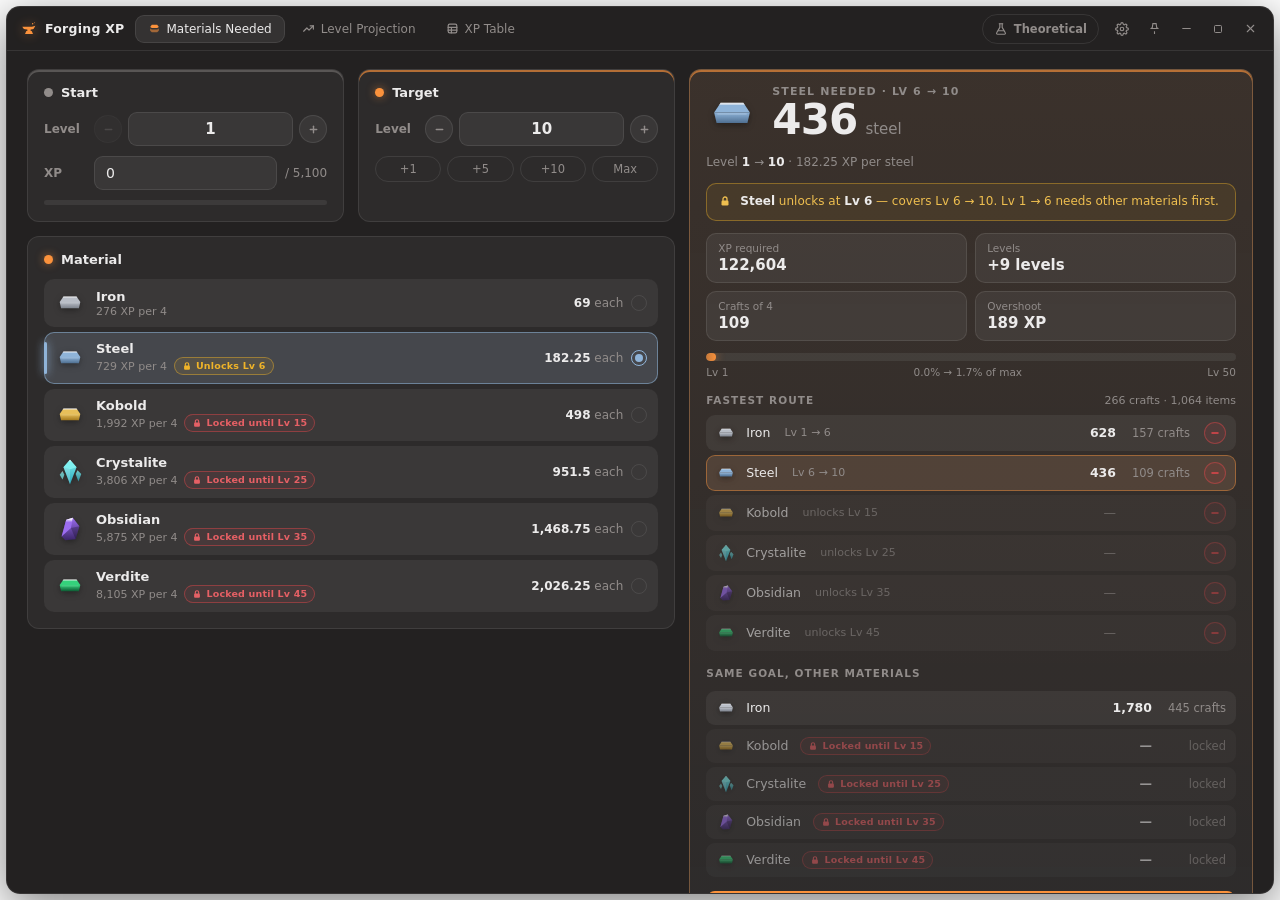
<file: desktop/ui/index.html>
<!DOCTYPE html>
<html lang="en">
<head>
<meta charset="UTF-8">
<meta name="viewport" content="width=device-width, initial-scale=1.0">
<title>Forging XP</title>
<link rel="stylesheet" href="style.css">
</head>
<body class="theme-dark">
<div id="app" class="app">
  <div class="forge-glow" aria-hidden="true"></div>
  <div class="app-content">

  <!-- ======= Titlebar ======= -->
  <header id="titlebar" class="titlebar">
    <div class="tb-left">
      <span class="tb-logo">
        <svg viewBox="0 0 24 24" width="16" height="16" fill="currentColor"><path d="M2 8.5h14.5l5-1.5-2.2 4.2c-.4.7-1.1 1.1-1.9 1.2l-2.9.4V15H9.5v-2.2L6 12.3C4.2 12 2.8 10.6 2.3 8.9L2 8.5z"/><path d="M8 15h8l2 4.5H6z"/><circle cx="17.5" cy="4" r="1.1"/><circle cx="20.5" cy="2.6" r=".7"/></svg>
      </span>
      <span class="tb-title">Forging XP</span>
    </div>
    <nav id="tabbar" class="tabbar">
      <button class="tab" data-tab="needed" title="How much material to reach a level (Ctrl+1)">
        <svg viewBox="0 0 24 24" width="13" height="13" fill="currentColor"><path d="M4 9l3-4h10l3 4-3 2H7z"/><path d="M4 12l3 2h10l3-2v4l-3 3H7l-3-3z" opacity=".55"/></svg>
        <span>Materials Needed</span>
      </button>
      <button class="tab" data-tab="proj" title="How far your materials will take you (Ctrl+2)">
        <svg viewBox="0 0 24 24" width="13" height="13" fill="none" stroke="currentColor" stroke-width="2.2" stroke-linecap="round" stroke-linejoin="round"><path d="M3 17l6-6 4 4 8-8"/><path d="M15 7h6v6"/></svg>
        <span>Level Projection</span>
      </button>
      <button class="tab" data-tab="table" title="Full XP curve (Ctrl+3)">
        <svg viewBox="0 0 24 24" width="13" height="13" fill="none" stroke="currentColor" stroke-width="2.2" stroke-linecap="round"><rect x="4" y="4" width="16" height="16" rx="3"/><path d="M4 10h16M4 15h16M10 10v10"/></svg>
        <span>XP Table</span>
      </button>
    </nav>
    <div class="tb-right">
      <button id="btn-theo" class="theo-toggle" aria-pressed="false" title="Theoretical mode: lift the Lv 50 cap so the XP formula keeps going. Resets every launch."><svg viewBox="0 0 24 24" width="14" height="14" fill="none" stroke="currentColor" stroke-width="2" stroke-linecap="round" stroke-linejoin="round"><path d="M9 3h6"/><path d="M10 3v6.2L4.6 18.4A1.7 1.7 0 0 0 6.1 21h11.8a1.7 1.7 0 0 0 1.5-2.6L14 9.2V3"/><path d="M7.5 15h9"/></svg><span class="tt-label">Theoretical</span></button>
      <button id="btn-settings" class="tb-btn" title="Settings (Ctrl+,)">
        <svg viewBox="0 0 24 24" width="14" height="14" fill="none" stroke="currentColor" stroke-width="2"><circle cx="12" cy="12" r="3"/><path d="M19.4 15a1.7 1.7 0 0 0 .34 1.87l.06.06a2 2 0 1 1-2.83 2.83l-.06-.06a1.7 1.7 0 0 0-1.87-.34 1.7 1.7 0 0 0-1 1.55V21a2 2 0 1 1-4 0v-.09a1.7 1.7 0 0 0-1-1.55 1.7 1.7 0 0 0-1.87.34l-.06.06a2 2 0 1 1-2.83-2.83l.06-.06a1.7 1.7 0 0 0 .34-1.87 1.7 1.7 0 0 0-1.55-1H3a2 2 0 1 1 0-4h.09a1.7 1.7 0 0 0 1.55-1 1.7 1.7 0 0 0-.34-1.87l-.06-.06a2 2 0 1 1 2.83-2.83l.06.06a1.7 1.7 0 0 0 1.87.34h.01a1.7 1.7 0 0 0 1-1.55V3a2 2 0 1 1 4 0v.09a1.7 1.7 0 0 0 1 1.55 1.7 1.7 0 0 0 1.87-.34l.06-.06a2 2 0 1 1 2.83 2.83l-.06.06a1.7 1.7 0 0 0-.34 1.87v.01a1.7 1.7 0 0 0 1.55 1H21a2 2 0 1 1 0 4h-.09a1.7 1.7 0 0 0-1.55 1z"/></svg>
      </button>
      <button id="btn-pin" class="tb-btn" title="Always on top">
        <svg viewBox="0 0 24 24" width="13" height="13" fill="none" stroke="currentColor" stroke-width="2"><path d="M12 17v5"/><path d="M9 3h6l1 7 2 2H6l2-2 1-7z"/></svg>
      </button>
      <button id="btn-min" class="tb-btn" title="Minimize"><svg viewBox="0 0 24 24" width="13" height="13"><line x1="5" y1="12" x2="19" y2="12" stroke="currentColor" stroke-width="2" stroke-linecap="round"/></svg></button>
      <button id="btn-max" class="tb-btn" title="Maximize"><svg viewBox="0 0 24 24" width="12" height="12"><rect x="5" y="5" width="14" height="14" rx="2" fill="none" stroke="currentColor" stroke-width="2"/></svg></button>
      <button id="btn-close" class="tb-btn tb-close" title="Close"><svg viewBox="0 0 24 24" width="13" height="13"><line x1="6" y1="6" x2="18" y2="18" stroke="currentColor" stroke-width="2" stroke-linecap="round"/><line x1="18" y1="6" x2="6" y2="18" stroke="currentColor" stroke-width="2" stroke-linecap="round"/></svg></button>
    </div>
  </header>

  <!-- ======= Materials Needed ======= -->
  <main id="view-needed" class="view">
    <div class="page">
      <div class="split">
        <div class="col">
          <div class="pair">
            <section class="card edge-start">
              <div class="card-title"><span class="dot dim"></span>Start</div>
              <div class="field"><span>Level</span><div class="num" data-bind="need.lv"></div></div>
              <div class="field"><span>XP</span>
                <div class="xpwrap"><input id="need-xp" class="inp" type="text" inputmode="numeric" autocomplete="off" spellcheck="false"><span class="of" id="need-xp-of">/ 5,100</span></div>
              </div>
              <div class="bar"><i id="need-xp-bar"></i></div>
            </section>
            <section class="card edge-target">
              <div class="card-title"><span class="dot"></span>Target</div>
              <div class="field"><span>Level</span><div class="num" data-bind="need.target"></div></div>
              <div class="quick">
                <button class="qchip" data-add="1">+1</button>
                <button class="qchip" data-add="5">+5</button>
                <button class="qchip" data-add="10">+10</button>
                <button class="qchip" data-add="max">Max</button>
              </div>
            </section>
          </div>
          <section class="card">
            <div class="card-title"><span class="dot"></span>Material</div>
            <div class="mat-list" id="need-mats"></div>
          </section>
        </div>

        <aside class="col">
          <section class="card result" id="need-result">
            <div class="res-head">
              <div class="res-icon" id="need-res-icon"></div>
              <div class="res-text">
                <div class="res-label" id="need-res-label">Steel needed</div>
                <div class="res-big"><span id="need-count">0</span><em id="need-unit">steel</em></div>
              </div>
            </div>
            <div class="res-sub" id="need-sub"></div>
            <div class="banner hidden" id="need-banner"></div>
            <div class="stats">
              <div class="stat"><span>XP required</span><b id="need-st-xp">0</b></div>
              <div class="stat"><span>Levels</span><b id="need-st-lv">1 → 10</b></div>
              <div class="stat"><span>Crafts of 4</span><b id="need-st-crafts">0</b></div>
              <div class="stat"><span>Overshoot</span><b id="need-st-over">0</b></div>
            </div>
            <div class="journey" id="need-journey"><div class="j-track"><i class="j-done"></i><i class="j-go"></i></div><div class="j-labels"><span>1</span><span>50</span></div></div>
            <div class="route hidden" id="need-route">
              <h4 class="sub-h">Fastest route</h4>
              <div class="alt-list route-list"></div>
            </div>
            <h4 class="sub-h">Same goal, other materials</h4>
            <div class="alt-list" id="need-alt"></div>
            <button class="btn primary wide" id="need-calc">
              <svg viewBox="0 0 24 24" width="15" height="15" fill="currentColor"><path d="M14.5 3.5l6 6-2.5 2.5-1.6-1.6-7.9 7.9a2 2 0 0 1-2.8 0l-.1-.1a2 2 0 0 1 0-2.8l7.9-7.9L12 6z"/></svg>
              Strike the anvil
            </button>
          </section>
        </aside>
      </div>

      <section class="card breakdown">
        <button class="bd-toggle" id="need-bd-toggle">
          <svg class="chev" viewBox="0 0 24 24" width="13" height="13" fill="none" stroke="currentColor" stroke-width="2.4" stroke-linecap="round" stroke-linejoin="round"><path d="M9 6l6 6-6 6"/></svg>
          Level-by-level breakdown
        </button>
        <div class="bd-body hidden" id="need-bd"></div>
      </section>
    </div>
  </main>

  <!-- ======= Level Projection ======= -->
  <main id="view-proj" class="view hidden">
    <div class="page">
      <div class="split">
        <div class="col">
          <section class="card edge-start">
            <div class="card-title"><span class="dot dim"></span>Starting point</div>
            <div class="proj-start">
              <div class="field"><span>Level</span><div class="num" data-bind="proj.lv"></div></div>
              <div class="field"><span>XP</span>
                <div class="xpwrap"><input id="proj-xp" class="inp" type="text" inputmode="numeric" autocomplete="off" spellcheck="false"><span class="of" id="proj-xp-of">/ 5,100</span></div>
              </div>
            </div>
            <div class="bar"><i id="proj-xp-bar"></i></div>
          </section>
          <section class="card">
            <div class="card-title"><span class="dot"></span>Materials on hand
              <button class="mini-btn" id="proj-clear" title="Clear all counts">Clear</button>
            </div>
            <div class="inv-list" id="proj-mats"></div>
          </section>
        </div>

        <aside class="col">
          <section class="card result" id="proj-result">
            <div class="res-label">You'll reach</div>
            <div class="ring-row">
              <div class="ring">
                <svg viewBox="0 0 120 120"><circle class="ring-bg" cx="60" cy="60" r="52"/><circle class="ring-fg" id="proj-ring" cx="60" cy="60" r="52"/></svg>
                <div class="ring-in"><small>Level</small><b id="proj-lv">1</b></div>
              </div>
              <div class="ring-side">
                <div class="gain" id="proj-gain">+0 levels</div>
                <div class="res-sub" id="proj-into"></div>
              </div>
            </div>
            <div class="stats">
              <div class="stat"><span>XP gained</span><b id="proj-st-gain">0</b></div>
              <div class="stat"><span>Total XP</span><b id="proj-st-total">0</b></div>
            </div>
            <div class="mix" id="proj-mix"></div>
            <h4 class="sub-h" id="proj-next-h">To the next level</h4>
            <div class="alt-list" id="proj-next"></div>
            <button class="btn primary wide" id="proj-calc">
              <svg viewBox="0 0 24 24" width="15" height="15" fill="none" stroke="currentColor" stroke-width="2.4" stroke-linecap="round" stroke-linejoin="round"><path d="M3 17l6-6 4 4 8-8"/><path d="M15 7h6v6"/></svg>
              Forge it all
            </button>
          </section>
        </aside>
      </div>
    </div>
  </main>

  <!-- ======= XP Table ======= -->
  <main id="view-table" class="view hidden">
    <div class="page">
      <section class="card">
        <div class="card-title"><span class="dot"></span>Blacksmithing XP curve
          <span class="formula">XP(L) = 136L² + 1088L + 3876</span>
        </div>
        <p class="hint tbl-hint">Formula derived from in-game measurements of every level's max XP from Lv 1–25 (matches all of them exactly); higher levels follow the same formula.</p>
        <p class="hint tbl-hint">Click a row to set it as your <b>target</b> · Shift-click to set it as your <b>start</b>. Highlighted rows are your current range.</p>
        <div class="tbl-wrap"><table class="xp-table" id="xp-table"></table></div>
      </section>
    </div>
  </main>

  </div><!-- /app-content -->

  <!-- ======= Settings drawer ======= -->
  <div id="settings-scrim" class="scrim hidden"></div>
  <aside id="settings" class="settings hidden">
    <div class="settings-head">
      <h2>Settings</h2>
      <button id="settings-close" class="tb-btn" title="Close">
        <svg viewBox="0 0 24 24" width="13" height="13"><line x1="6" y1="6" x2="18" y2="18" stroke="currentColor" stroke-width="2" stroke-linecap="round"/><line x1="18" y1="6" x2="6" y2="18" stroke="currentColor" stroke-width="2" stroke-linecap="round"/></svg>
      </button>
    </div>
    <div class="settings-body">
      <section>
        <h3>Materials <small>unlock level · XP per 4 items</small></h3>
        <div id="set-mats" class="set-mats"></div>
        <div class="btn-row"><button id="btn-reset-mats" class="btn">Reset to defaults</button></div>
      </section>

      <section>
        <h3>Audio</h3>
        <label class="row"><span>Master volume</span><input id="set-volume" type="range" min="0" max="100"><span class="val" id="val-volume"></span></label>
        <label class="row"><span>UI volume</span><input id="set-vol-ui" type="range" min="0" max="100"><span class="val" id="val-vol-ui"></span></label>
        <label class="row"><span>Forge volume</span><input id="set-vol-forge" type="range" min="0" max="100"><span class="val" id="val-vol-forge"></span></label>
        <label class="row"><span>Mute</span><input id="set-mute" type="checkbox" class="switch"></label>
      </section>

      <section>
        <h3>Appearance</h3>
        <label class="row"><span>Theme</span>
          <div class="seg">
            <button id="theme-dark" class="seg-btn">Dark</button>
            <button id="theme-light" class="seg-btn">Light</button>
          </div>
        </label>
        <div class="row"><span>Accent</span>
          <div class="swatches" id="swatches"></div>
          <input id="set-accent" type="color">
        </div>
        <label class="row"><span>Brightness</span><input id="set-brightness" type="range" min="60" max="140"><span class="val" id="val-brightness"></span></label>
        <label class="row"><span>Panel opacity</span><input id="set-panel-opacity" type="range" min="30" max="100"><span class="val" id="val-panel-opacity"></span></label>
        <label class="row"><span>Window opacity</span><input id="set-window-opacity" type="range" min="30" max="100"><span class="val" id="val-window-opacity"></span></label>
        <label class="row"><span>UI scale</span><input id="set-zoom" type="range" min="80" max="130" step="5"><span class="val" id="val-zoom"></span></label>
        <label class="row"><span>Forge glow</span><input id="set-glow" type="checkbox" class="switch"></label>
        <label class="row"><span>Animations</span><input id="set-anim" type="checkbox" class="switch"></label>
      </section>

      <section>
        <h3>Window</h3>
        <label class="row"><span>Always on top</span><input id="set-pin" type="checkbox" class="switch"></label>
        <div class="btn-row">
          <button id="btn-fit" class="btn">Fit window to screen</button>
          <button id="btn-reset-all" class="btn">Reset all settings</button>
        </div>
      </section>

      <section>
        <h3>Updates</h3>
        <div class="row"><span>Version</span><b id="set-version" class="ver">—</b></div>
        <label class="row"><span>Check on launch</span><input id="set-autoupd" type="checkbox" class="switch"></label>
        <div class="btn-row"><button id="btn-check-upd" class="btn">Check for updates</button></div>
      </section>

      <section class="about">
        <p>XP formula: XP(L) = 136L² + 1088L + 3876 (XP to go from level L to L+1). It was derived by measuring the max XP of every blacksmithing level from 1 to 25 in-game and fitting a formula to those values; it matches all of them exactly. Levels above 25 (and theoretical mode) are extrapolated. Max level 50 (7,020,524 total XP).</p>
        <p>Shortcuts: Ctrl+1/2/3 tabs · Ctrl+, settings · Enter strike · scroll over a level to change it.</p>
      </section>
    </div>
  </aside>

  <!-- resize grips -->
  <div class="grip g-n"  data-dir="n"></div>
  <div class="grip g-s"  data-dir="s"></div>
  <div class="grip g-e"  data-dir="e"></div>
  <div class="grip g-w"  data-dir="w"></div>
  <div class="grip g-ne" data-dir="ne"></div>
  <div class="grip g-nw" data-dir="nw"></div>
  <div class="grip g-se" data-dir="se"></div>
  <div class="grip g-sw" data-dir="sw"></div>
</div>

<div id="update-card" class="update-card hidden" role="dialog" aria-label="Update available"></div>
<div id="toast" class="toast hidden"></div>
<div id="sparks" class="sparks"></div>

<script src="app.js"></script>
</body>
</html>
</file>
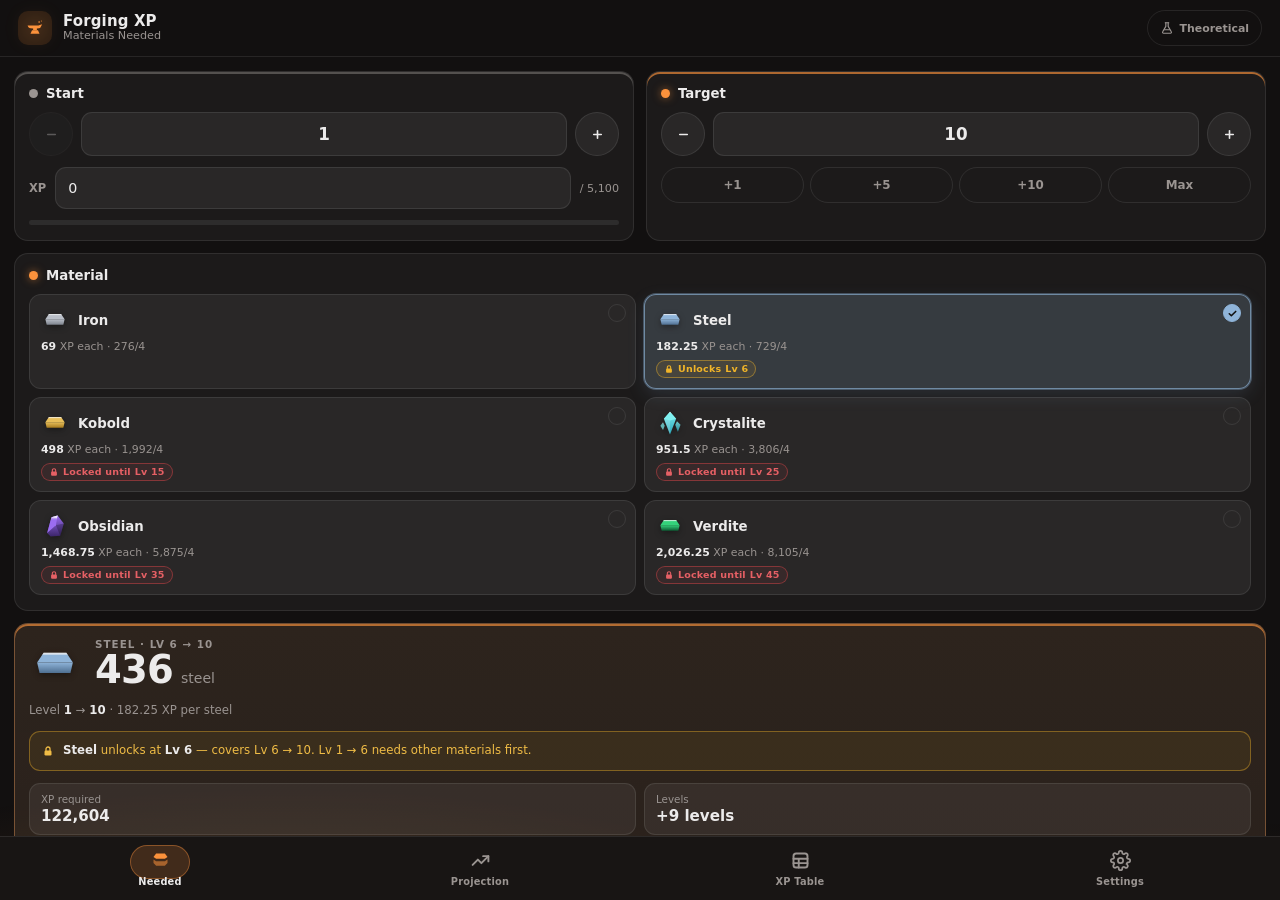
<file: mobile/www/index.html>
<!DOCTYPE html>
<html lang="en">
<head>
<meta charset="UTF-8">
<meta name="viewport" content="width=device-width, initial-scale=1, maximum-scale=1, user-scalable=no, viewport-fit=cover">
<title>Forging XP</title>
<link rel="stylesheet" href="style.css">
</head>
<body class="theme-dark">
<div id="app" class="app">
  <div class="forge-glow" aria-hidden="true"></div>

  <!-- ======= Top bar ======= -->
  <header class="topbar">
    <span class="tb-logo">
      <svg viewBox="0 0 24 24" width="18" height="18" fill="currentColor"><path d="M2 8.5h14.5l5-1.5-2.2 4.2c-.4.7-1.1 1.1-1.9 1.2l-2.9.4V15H9.5v-2.2L6 12.3C4.2 12 2.8 10.6 2.3 8.9L2 8.5z"/><path d="M8 15h8l2 4.5H6z"/><circle cx="17.5" cy="4" r="1.1"/><circle cx="20.5" cy="2.6" r=".7"/></svg>
    </span>
    <div class="tb-titles">
      <span class="tb-title">Forging XP</span>
      <span class="tb-sub" id="tb-sub">Materials Needed</span>
    </div>
    <button id="btn-theo" class="theo-toggle" aria-pressed="false" title="Theoretical mode: lift the Lv 50 cap so the XP formula keeps going. Resets every launch."><svg viewBox="0 0 24 24" width="14" height="14" fill="none" stroke="currentColor" stroke-width="2" stroke-linecap="round" stroke-linejoin="round"><path d="M9 3h6"/><path d="M10 3v6.2L4.6 18.4A1.7 1.7 0 0 0 6.1 21h11.8a1.7 1.7 0 0 0 1.5-2.6L14 9.2V3"/><path d="M7.5 15h9"/></svg><span class="tt-label">Theoretical</span></button>
  </header>

  <!-- ======= Pager ======= -->
  <div class="pager" id="pager">
    <div class="track" id="track">

      <!-- Materials Needed -->
      <section class="panel" data-tab="needed">
        <div class="scroll" id="scroll-needed">
          <div class="pair">
            <div class="card edge-start">
              <div class="card-title"><span class="dot dim"></span>Start</div>
              <div class="num" data-bind="need.lv"></div>
              <div class="xpwrap">
                <span class="lbl">XP</span>
                <input id="need-xp" class="inp" type="text" inputmode="numeric" autocomplete="off" spellcheck="false" enterkeyhint="done">
                <span class="of" id="need-xp-of"></span>
              </div>
              <div class="bar"><i id="need-xp-bar"></i></div>
            </div>
            <div class="card edge-target">
              <div class="card-title"><span class="dot"></span>Target</div>
              <div class="num" data-bind="need.target"></div>
              <div class="quick">
                <button class="qchip" data-add="1">+1</button>
                <button class="qchip" data-add="5">+5</button>
                <button class="qchip" data-add="10">+10</button>
                <button class="qchip" data-add="max">Max</button>
              </div>
            </div>
          </div>

          <div class="card">
            <div class="card-title"><span class="dot"></span>Material</div>
            <div class="mat-grid" id="need-mats"></div>
          </div>

          <div class="card result" id="need-result">
            <div class="res-head">
              <div class="res-icon" id="need-res-icon"></div>
              <div class="res-text">
                <div class="res-label" id="need-res-label">Steel needed</div>
                <div class="res-big"><span id="need-count">0</span><em id="need-unit">steel</em></div>
              </div>
            </div>
            <div class="res-sub" id="need-sub"></div>
            <div class="banner hidden" id="need-banner"></div>
            <div class="stats">
              <div class="stat"><span>XP required</span><b id="need-st-xp">0</b></div>
              <div class="stat"><span>Levels</span><b id="need-st-lv"></b></div>
              <div class="stat"><span>Crafts of 4</span><b id="need-st-crafts">0</b></div>
              <div class="stat"><span>Overshoot</span><b id="need-st-over">0</b></div>
            </div>
            <div class="journey" id="need-journey"><div class="j-track"><i class="j-done"></i><i class="j-go"></i></div><div class="j-labels"></div></div>
            <div class="route" id="need-route">
              <h4 class="sub-h">Fastest route</h4>
              <div class="alt-list route-list"></div>
            </div>
            <h4 class="sub-h">Same goal, other materials</h4>
            <div class="alt-list" id="need-alt"></div>
            <button class="btn primary wide" id="need-calc">
              <svg viewBox="0 0 24 24" width="16" height="16" fill="currentColor"><path d="M14.5 3.5l6 6-2.5 2.5-1.6-1.6-7.9 7.9a2 2 0 0 1-2.8 0l-.1-.1a2 2 0 0 1 0-2.8l7.9-7.9L12 6z"/></svg>
              Strike the anvil
            </button>
          </div>

          <div class="card breakdown">
            <button class="bd-toggle" id="need-bd-toggle">
              <svg class="chev" viewBox="0 0 24 24" width="14" height="14" fill="none" stroke="currentColor" stroke-width="2.4" stroke-linecap="round" stroke-linejoin="round"><path d="M9 6l6 6-6 6"/></svg>
              Level-by-level breakdown
            </button>
            <div class="bd-body hidden" id="need-bd"></div>
          </div>
          <div class="end-pad"></div>
        </div>
        <button class="peek" id="peek-needed" aria-label="Jump to result"></button>
      </section>

      <!-- Level Projection -->
      <section class="panel" data-tab="proj">
        <div class="scroll" id="scroll-proj">
          <div class="card edge-start">
            <div class="card-title"><span class="dot dim"></span>Starting point</div>
            <div class="num" data-bind="proj.lv"></div>
            <div class="xpwrap">
              <span class="lbl">XP</span>
              <input id="proj-xp" class="inp" type="text" inputmode="numeric" autocomplete="off" spellcheck="false" enterkeyhint="done">
              <span class="of" id="proj-xp-of"></span>
            </div>
            <div class="bar"><i id="proj-xp-bar"></i></div>
          </div>

          <div class="card">
            <div class="card-title"><span class="dot"></span>Materials on hand
              <button class="mini-btn" id="proj-clear">Clear</button>
            </div>
            <div class="inv-list" id="proj-mats"></div>
          </div>

          <div class="card result" id="proj-result">
            <div class="res-label">You'll reach</div>
            <div class="ring-row">
              <div class="ring">
                <svg viewBox="0 0 120 120"><circle class="ring-bg" cx="60" cy="60" r="52"/><circle class="ring-fg" id="proj-ring" cx="60" cy="60" r="52"/></svg>
                <div class="ring-in"><small>Level</small><b id="proj-lv">1</b></div>
              </div>
              <div class="ring-side">
                <div class="gain" id="proj-gain"></div>
                <div class="res-sub" id="proj-into"></div>
              </div>
            </div>
            <div class="stats">
              <div class="stat"><span>XP gained</span><b id="proj-st-gain">0</b></div>
              <div class="stat"><span>Total XP</span><b id="proj-st-total">0</b></div>
            </div>
            <div class="mix" id="proj-mix"></div>
            <h4 class="sub-h" id="proj-next-h"></h4>
            <div class="alt-list" id="proj-next"></div>
            <button class="btn primary wide" id="proj-calc">
              <svg viewBox="0 0 24 24" width="16" height="16" fill="none" stroke="currentColor" stroke-width="2.4" stroke-linecap="round" stroke-linejoin="round"><path d="M3 17l6-6 4 4 8-8"/><path d="M15 7h6v6"/></svg>
              Forge it all
            </button>
          </div>
          <div class="end-pad"></div>
        </div>
        <button class="peek" id="peek-proj" aria-label="Jump to result"></button>
      </section>

      <!-- XP Table -->
      <section class="panel" data-tab="table">
        <div class="scroll" id="scroll-table">
          <div class="card">
            <div class="card-title"><span class="dot"></span>Blacksmithing XP curve</div>
            <div class="formula">XP(L) = 136L² + 1088L + 3876</div>
            <p class="hint">Derived from in-game measurements of every level's max XP from Lv 1–25; higher levels follow the same formula.</p>
            <p class="hint">Tap a row to set your <b>target</b> · hold a row to set your <b>start</b>.</p>
            <div class="tbl-wrap"><table class="xp-table" id="xp-table"></table></div>
          </div>
          <div class="end-pad"></div>
        </div>
      </section>

      <!-- Settings -->
      <section class="panel" data-tab="settings">
        <div class="scroll settings-body" id="scroll-settings">
          <div class="card">
            <h3>Materials <small>unlock level · XP per 4</small></h3>
            <div id="set-mats" class="set-mats"></div>
            <button id="btn-reset-mats" class="btn">Reset to defaults</button>
          </div>

          <div class="card">
            <h3>Audio &amp; feel</h3>
            <div class="row"><span>Master volume</span><div class="slider" data-key="volume" data-min="0" data-max="100"></div></div>
            <div class="row"><span>UI volume</span><div class="slider" data-key="volUI" data-min="0" data-max="100"></div></div>
            <div class="row"><span>Forge volume</span><div class="slider" data-key="volForge" data-min="0" data-max="100"></div></div>
            <label class="row"><span>Mute</span><input id="set-mute" type="checkbox" class="switch"></label>
            <label class="row"><span>Haptics</span><input id="set-haptics" type="checkbox" class="switch"></label>
          </div>

          <div class="card">
            <h3>Appearance</h3>
            <div class="row"><span>Theme</span>
              <div class="seg">
                <button id="theme-dark" class="seg-btn">Dark</button>
                <button id="theme-light" class="seg-btn">Light</button>
              </div>
            </div>
            <div class="row col"><span>Accent</span>
              <div class="swatches" id="swatches"></div>
            </div>
            <div class="row"><span>Brightness</span><div class="slider" data-key="brightness" data-min="60" data-max="140"></div></div>
            <div class="row"><span>Text size</span><div class="slider" data-key="zoom" data-min="85" data-max="125" data-step="5"></div></div>
            <label class="row"><span>Forge glow</span><input id="set-glow" type="checkbox" class="switch"></label>
            <label class="row"><span>Animations</span><input id="set-anim" type="checkbox" class="switch"></label>
          </div>

          <div class="card">
            <h3>Updates</h3>
            <div class="row"><span>Version</span><b id="set-version" class="ver">—</b></div>
            <label class="row"><span>Check on launch</span><input id="set-autoupd" type="checkbox" class="switch"></label>
            <button id="btn-check-upd" class="btn">Check for updates</button>
          </div>

          <div class="card">
            <button id="btn-reset-all" class="btn">Reset all settings</button>
            <div class="about">
              <p>XP formula: XP(L) = 136L² + 1088L + 3876 (XP to go from level L to L+1). It was derived by measuring the max XP of every blacksmithing level from 1 to 25 in-game and fitting a formula to those values; it matches all of them exactly. Levels above 25 (and theoretical mode) are extrapolated. Max level 50 (7,020,524 total XP). Crafts use 4 items at a time.</p>
              <p>Swipe left/right to switch tabs. Sliders only move when you drag them sideways, so scrolling never changes a value. Hold − / + to repeat.</p>
            </div>
          </div>
          <div class="end-pad"></div>
        </div>
      </section>

    </div>
  </div>

  <!-- ======= Bottom nav ======= -->
  <nav class="bottom-nav" id="nav">
    <i class="nav-pill" id="nav-pill"></i>
    <button class="nav-btn" data-tab="needed">
      <svg viewBox="0 0 24 24" width="21" height="21" fill="currentColor"><path d="M4 9l3-4h10l3 4-3 2H7z"/><path d="M4 12l3 2h10l3-2v4l-3 3H7l-3-3z" opacity=".55"/></svg>
      <span>Needed</span>
    </button>
    <button class="nav-btn" data-tab="proj">
      <svg viewBox="0 0 24 24" width="21" height="21" fill="none" stroke="currentColor" stroke-width="2.2" stroke-linecap="round" stroke-linejoin="round"><path d="M3 17l6-6 4 4 8-8"/><path d="M15 7h6v6"/></svg>
      <span>Projection</span>
    </button>
    <button class="nav-btn" data-tab="table">
      <svg viewBox="0 0 24 24" width="21" height="21" fill="none" stroke="currentColor" stroke-width="2.2" stroke-linecap="round"><rect x="4" y="4" width="16" height="16" rx="3"/><path d="M4 10h16M4 15h16M10 10v10"/></svg>
      <span>XP Table</span>
    </button>
    <button class="nav-btn" data-tab="settings">
      <svg viewBox="0 0 24 24" width="21" height="21" fill="none" stroke="currentColor" stroke-width="2"><circle cx="12" cy="12" r="3"/><path d="M19.4 15a1.7 1.7 0 0 0 .34 1.87l.06.06a2 2 0 1 1-2.83 2.83l-.06-.06a1.7 1.7 0 0 0-1.87-.34 1.7 1.7 0 0 0-1 1.55V21a2 2 0 1 1-4 0v-.09a1.7 1.7 0 0 0-1-1.55 1.7 1.7 0 0 0-1.87.34l-.06.06a2 2 0 1 1-2.83-2.83l.06-.06a1.7 1.7 0 0 0 .34-1.87 1.7 1.7 0 0 0-1.55-1H3a2 2 0 1 1 0-4h.09a1.7 1.7 0 0 0 1.55-1 1.7 1.7 0 0 0-.34-1.87l-.06-.06a2 2 0 1 1 2.83-2.83l.06.06a1.7 1.7 0 0 0 1.87.34h.01a1.7 1.7 0 0 0 1-1.55V3a2 2 0 1 1 4 0v.09a1.7 1.7 0 0 0 1 1.55 1.7 1.7 0 0 0 1.87-.34l.06-.06a2 2 0 1 1 2.83 2.83l-.06.06a1.7 1.7 0 0 0-.34 1.87v.01a1.7 1.7 0 0 0 1.55 1H21a2 2 0 1 1 0 4h-.09a1.7 1.7 0 0 0-1.55 1z"/></svg>
      <span>Settings</span>
    </button>
  </nav>
</div>

<div id="update-card" class="update-card hidden" role="dialog" aria-label="Update available"></div>
<div id="toast" class="toast hidden"></div>
<div id="sparks" class="sparks"></div>

<script src="app.js"></script>
</body>
</html>
</file>
<file: desktop/ui/style.css>
/* ============================================================
   Forging XP — dark / light
   ============================================================ */
* { margin: 0; padding: 0; box-sizing: border-box; user-select: none; }
:root {
  --accent: #fb923c;
  --on-accent: #1d1006;
  --panel-alpha: 0.92;
  --radius: 12px;
  --font: "Segoe UI Variable Text", "Segoe UI", system-ui, -apple-system, sans-serif;
  --font-display: "Segoe UI Variable Display", "Segoe UI", system-ui, sans-serif;
  --ease: cubic-bezier(.32,.72,.28,1);
  --good: #4ade80;
  --bad: #e5484d;
}
html, body { height: 100%; background: transparent; overflow: hidden; }
body { font-family: var(--font); font-size: 13px; }
button, input, select { font-family: inherit; }

/* ---------- themes ---------- */
.theme-dark {
  --bg:        rgba(17,15,15, var(--panel-alpha));
  --bg-solid:  #121010;
  --panel:     rgba(255,255,255,.045);
  --panel-2:   rgba(255,255,255,.08);
  --border:    rgba(255,255,255,.09);
  --text:      #ecebeb;
  --text-dim:  #918c8a;
  --shadow:    0 12px 48px rgba(0,0,0,.5);
  --chip:      rgba(255,255,255,.06);
  --chip-hover:rgba(255,255,255,.11);
  --track:     rgba(255,255,255,.07);
}
.theme-light {
  --bg:        rgba(249,248,247, var(--panel-alpha));
  --bg-solid:  #f9f8f7;
  --panel:     rgba(0,0,0,.035);
  --panel-2:   rgba(0,0,0,.06);
  --border:    rgba(0,0,0,.10);
  --text:      #1e1b1a;
  --text-dim:  #76706d;
  --shadow:    0 12px 48px rgba(0,0,0,.18);
  --chip:      rgba(0,0,0,.045);
  --chip-hover:rgba(0,0,0,.085);
  --track:     rgba(0,0,0,.07);
  --good: #16a34a;
}

.app {
  position: fixed; inset: 6px;
  background: var(--bg);
  color: var(--text);
  border: 1px solid var(--border);
  border-radius: 14px;
  box-shadow: var(--shadow);
  overflow: hidden;
  backdrop-filter: blur(24px) saturate(1.2);
  filter: brightness(var(--brightness, 1));
  animation: app-in .45s var(--ease);
}
.maximized .app { inset: 0; border-radius: 0; }
.app-content { position: relative; z-index: 1; height: 100%; display: flex; flex-direction: column; }
@keyframes app-in { from { opacity: 0; transform: scale(.97) translateY(8px); } }
.no-anim *, .no-anim *::before, .no-anim *::after { animation: none !important; transition: none !important; }

/* subtle forge heat at the bottom edge */
.forge-glow {
  position: absolute; inset: auto -10% -40% -10%; height: 70%; z-index: 0; pointer-events: none;
  background:
    radial-gradient(50% 60% at 30% 100%, color-mix(in srgb, var(--accent) 16%, transparent), transparent 70%),
    radial-gradient(40% 50% at 78% 100%, color-mix(in srgb, var(--accent) 10%, transparent), transparent 70%);
  animation: heat 7s ease-in-out infinite alternate;
}
.theme-light .forge-glow { opacity: .55; }
.glow-off .forge-glow { display: none; }
@keyframes heat { from { opacity: .7; transform: translateY(4%); } to { opacity: 1; transform: translateY(0); } }

/* ---------- titlebar ---------- */
.titlebar {
  display: flex; align-items: center; gap: 10px;
  height: 44px; padding: 0 8px 0 14px; flex: 0 0 44px;
  border-bottom: 1px solid var(--border);
}
.tb-left { display: flex; align-items: center; gap: 8px; pointer-events: none; }
.tb-logo { color: var(--accent); display: grid; place-items: center; filter: drop-shadow(0 0 6px color-mix(in srgb, var(--accent) 45%, transparent)); }
.tb-title { font-weight: 600; font-size: 12.5px; letter-spacing: .02em; white-space: nowrap; }
.tb-right { display: flex; align-items: center; gap: 2px; margin-left: auto; }
.tb-btn {
  width: 30px; height: 30px; border: none; background: transparent; color: var(--text-dim);
  border-radius: 8px; cursor: pointer; display: grid; place-items: center; font-size: 14px;
  transition: background .18s, color .18s, transform .12s;
}
.tb-btn:hover { background: var(--panel-2); color: var(--text); }
.tb-btn:active { transform: scale(.9); }
.tb-close:hover { background: var(--bad); color: #fff; }
.tb-btn.pinned { color: var(--accent); }

/* ---------- tabs ---------- */
.tabbar { display: flex; align-items: center; gap: 4px; overflow-x: auto; scrollbar-width: none; }
.tabbar::-webkit-scrollbar { display: none; }
.tab {
  display: flex; align-items: center; gap: 6px;
  padding: 6px 12px; border: 1px solid transparent; border-radius: 9px;
  background: transparent; color: var(--text-dim); font-size: 12px;
  cursor: pointer; white-space: nowrap;
  transition: background .2s, color .2s, border-color .2s, transform .15s var(--ease);
  animation: tab-in .3s var(--ease);
}
@keyframes tab-in { from { opacity: 0; transform: translateY(-6px); } }
.tab:hover { background: var(--panel); color: var(--text); }
.tab.active { background: var(--panel-2); color: var(--text); border-color: var(--border); }
.tab.active svg { color: var(--accent); }
.tab:active { transform: scale(.96); }

/* ---------- views ---------- */
.view { flex: 1; overflow: hidden; display: flex; flex-direction: column; min-height: 0; position: relative; }
.view.entering .page { animation: view-in .32s var(--ease); }
@keyframes view-in { from { opacity: 0; transform: translateY(8px); } }
.hidden { display: none !important; }
.page { flex: 1; overflow-y: auto; padding: 18px 20px 22px; display: flex; flex-direction: column; gap: 14px; }

.split { display: grid; grid-template-columns: minmax(0, 1.15fr) minmax(300px, 1fr); gap: 14px; align-items: start; }
.col { display: flex; flex-direction: column; gap: 14px; min-width: 0; }
.pair { display: grid; grid-template-columns: repeat(2, minmax(0, 1fr)); gap: 14px; }
.pair.inner { gap: 10px 16px; }
.proj-start { display: grid; grid-template-columns: minmax(0, .8fr) minmax(0, 1.2fr); gap: 10px 16px; }
@media (max-width: 1000px) { .proj-start { grid-template-columns: 1fr; } }
@media (max-width: 860px) {
  .split { grid-template-columns: 1fr; }
}
@media (max-width: 560px) { .pair { grid-template-columns: 1fr; } }

/* ---------- cards ---------- */
.card {
  background: var(--panel); border: 1px solid var(--border); border-radius: var(--radius);
  padding: 15px 16px 16px; display: flex; flex-direction: column; gap: 10px;
  transition: border-color .2s, box-shadow .2s;
  animation: card-in .35s var(--ease) backwards;
}
.col > .card:nth-child(2), .pair > .card:nth-child(2) { animation-delay: .05s; }
@keyframes card-in { from { opacity: 0; transform: translateY(8px); } }
.card.edge-start { box-shadow: inset 0 2px 0 color-mix(in srgb, var(--text-dim) 45%, transparent); }
.card.edge-target { box-shadow: inset 0 2px 0 color-mix(in srgb, var(--accent) 65%, transparent); }
.card-title { display: flex; align-items: center; gap: 8px; font-size: 13px; font-weight: 650; margin-bottom: 2px; }
.dot { width: 9px; height: 9px; border-radius: 50%; background: var(--accent); box-shadow: 0 0 8px color-mix(in srgb, var(--accent) 55%, transparent); flex: none; }
.dot.dim { background: var(--text-dim); box-shadow: none; }
.formula { margin-left: auto; font-weight: 500; font-size: 11px; color: var(--text-dim); font-family: Consolas, "Cascadia Mono", monospace; }
.hint { font-size: 11px; color: var(--text-dim); line-height: 1.45; }
.hint b { color: var(--text); font-weight: 600; }
.sub-h { font-size: 10.5px; text-transform: uppercase; letter-spacing: .1em; color: var(--text-dim); font-weight: 600; margin-top: 4px; }

/* ---------- material list (Needed) ---------- */
.mat-list { display: flex; flex-direction: column; gap: 5px; }
.mat {
  display: flex; align-items: center; gap: 11px; padding: 8px 10px; border-radius: 10px;
  border: 1px solid transparent; background: var(--chip); cursor: pointer; position: relative;
  transition: background .18s, border-color .18s, transform .18s var(--ease);
  animation: card-in .3s var(--ease) backwards;
}
.mat:hover { background: var(--chip-hover); border-color: var(--border); transform: translateX(3px); }
.mat:active { transform: scale(.985); }
.mat.selected {
  background: color-mix(in srgb, var(--mc) 13%, var(--chip));
  border-color: color-mix(in srgb, var(--mc) 55%, transparent);
}
.mat.selected::after {
  content: ""; position: absolute; left: -1px; top: 9px; bottom: 9px; width: 3px; border-radius: 3px;
  background: var(--mc); box-shadow: 0 0 8px var(--mc);
}
.mat .m-name { font-weight: 600; font-size: 13px; }
.mat .m-sub { font-size: 11px; color: var(--text-dim); font-variant-numeric: tabular-nums; }
.mat .m-txt { display: flex; flex-direction: column; gap: 1px; min-width: 0; }
.mat .m-right { margin-left: auto; display: flex; align-items: center; gap: 8px; }
.mat .m-each { font-size: 12px; color: var(--text-dim); font-variant-numeric: tabular-nums; white-space: nowrap; }
.mat .m-each b { color: var(--text); font-weight: 600; }
.mat .radio {
  width: 16px; height: 16px; border-radius: 50%; border: 1.5px solid var(--border); flex: none;
  display: grid; place-items: center; transition: border-color .2s;
}
.mat .radio::after { content: ""; width: 8px; height: 8px; border-radius: 50%; background: var(--mc); transform: scale(0); transition: transform .22s var(--ease); }
.mat.selected .radio { border-color: var(--mc); }
.mat.selected .radio::after { transform: scale(1); }
.mat.unknown .m-sub { color: color-mix(in srgb, var(--bad) 80%, var(--text)); }
.mat.unknown { cursor: default; }
.mat.unknown:hover { transform: none; }
.set-inline {
  width: 92px; background: var(--panel-2); border: 1px solid var(--border); border-radius: 8px;
  padding: 5px 8px; color: var(--text); font-size: 12px; outline: none; text-align: right; user-select: text;
  font-variant-numeric: tabular-nums;
}
.set-inline:focus { border-color: var(--accent); }

/* ---------- material icons ---------- */
.mi { width: 30px; height: 30px; flex: 0 0 30px; display: grid; place-items: center; }
.mi svg { width: 100%; height: 100%; overflow: visible; filter: drop-shadow(0 2px 3px rgba(0,0,0,.35)); }
.mi.lg { width: 52px; height: 52px; flex-basis: 52px; }
.mi.sm { width: 20px; height: 20px; flex-basis: 20px; }

/* ---------- fields ---------- */
.field { display: flex; align-items: center; gap: 12px; font-size: 13px; }
.field > span { flex: 0 0 38px; color: var(--text-dim); font-weight: 600; font-size: 12px; }
.inp {
  flex: 1; min-width: 0; background: var(--chip); border: 1px solid var(--border); border-radius: 9px;
  padding: 8px 11px; color: var(--text); font-size: 14px; outline: none;
  font-variant-numeric: tabular-nums; transition: border-color .2s, background .2s, box-shadow .2s; user-select: text;
}
.inp:focus { border-color: var(--accent); background: var(--panel-2); box-shadow: 0 0 0 3px color-mix(in srgb, var(--accent) 18%, transparent); }
.inp.bad { border-color: var(--bad); }
.xpwrap { flex: 1; display: flex; align-items: center; gap: 8px; min-width: 0; }
.xpwrap .of { font-size: 12px; color: var(--text-dim); white-space: nowrap; font-variant-numeric: tabular-nums; }

.num { flex: 1; display: flex; align-items: center; gap: 6px; }
.num input { text-align: center; font-weight: 650; font-size: 15px; width: 100%; min-width: 46px; padding: 7px 4px; }
.lvl-btn {
  width: 28px; height: 28px; flex: 0 0 28px; border-radius: 50%; border: 1px solid var(--border);
  background: var(--chip); color: var(--text-dim); cursor: pointer; display: grid; place-items: center;
  transition: background .15s, color .15s, border-color .15s, transform .1s;
}
.lvl-btn:hover { background: var(--accent); border-color: var(--accent); color: var(--on-accent); }
.lvl-btn:active { transform: scale(.88); }
.lvl-btn:disabled { opacity: .3; pointer-events: none; }
.btn-ic { width: 13px; height: 13px; display: block; }
.tick { animation: tick .22s var(--ease); }
@keyframes tick { 40% { transform: scale(1.12); } }

.bar { height: 5px; border-radius: 99px; background: var(--track); overflow: hidden; }
.bar i { display: block; height: 100%; width: 0; border-radius: 99px; background: var(--accent); transition: width .35s var(--ease); }

.quick { display: flex; gap: 6px; flex-wrap: wrap; }
.quick .qchip { flex: 1; }
.qchip {
  padding: 5px 11px; border-radius: 99px; border: 1px solid var(--border); background: transparent;
  color: var(--text-dim); font-size: 11.5px; cursor: pointer; font-variant-numeric: tabular-nums;
  transition: background .18s, color .18s, border-color .18s, transform .1s;
}
.qchip:hover { color: var(--text); background: var(--panel); border-color: color-mix(in srgb, var(--accent) 50%, var(--border)); }
.qchip:active { transform: scale(.93); }
.mini-btn {
  margin-left: auto; padding: 4px 10px; border-radius: 7px; border: 1px solid var(--border); background: transparent;
  color: var(--text-dim); font-size: 11px; font-weight: 500; cursor: pointer; transition: background .15s, color .15s;
}
.mini-btn:hover { background: var(--panel-2); color: var(--text); }

/* ---------- result card ---------- */
.result {
  position: sticky; top: 0;
  background: linear-gradient(180deg, color-mix(in srgb, var(--accent) 7%, var(--panel)), var(--panel));
  border-color: color-mix(in srgb, var(--accent) 28%, var(--border));
  box-shadow: inset 0 2px 0 color-mix(in srgb, var(--accent) 65%, transparent);
  gap: 12px; overflow: hidden;
}
.result.struck { animation: strike .55s var(--ease); }
@keyframes strike {
  0% { transform: none; }
  12% { transform: translateY(2px) scale(.992); box-shadow: inset 0 2px 0 var(--accent), 0 0 0 2px color-mix(in srgb, var(--accent) 60%, transparent), 0 0 40px color-mix(in srgb, var(--accent) 35%, transparent); }
  100% { transform: none; }
}
.res-head { display: flex; align-items: center; gap: 14px; }
.res-icon { position: relative; }
.res-text { min-width: 0; }
.res-label { font-size: 11px; text-transform: uppercase; letter-spacing: .1em; color: var(--text-dim); font-weight: 600; }
.res-big { display: flex; align-items: baseline; gap: 8px; line-height: 1.05; }
.res-big span {
  font-family: var(--font-display); font-size: 42px; font-weight: 700; letter-spacing: -.02em;
  font-variant-numeric: tabular-nums; color: var(--text);
}
.res-big em { font-style: normal; font-size: 15px; color: var(--text-dim); font-weight: 500; }
.res-sub { font-size: 12px; color: var(--text-dim); line-height: 1.45; }
.res-sub b { color: var(--text); font-weight: 600; }
.res-sub .warn { color: var(--bad); }
.stats { display: grid; grid-template-columns: 1fr 1fr; gap: 8px; }
.stat { background: var(--chip); border: 1px solid var(--border); border-radius: 10px; padding: 8px 11px; display: flex; flex-direction: column; gap: 2px; min-width: 0; }
.stat span { font-size: 10.5px; color: var(--text-dim); }
.stat b { font-size: 15px; font-weight: 650; font-variant-numeric: tabular-nums; white-space: nowrap; overflow: hidden; text-overflow: ellipsis; }

.journey { display: flex; flex-direction: column; gap: 5px; }
.j-track { position: relative; height: 8px; border-radius: 99px; background: var(--track); overflow: hidden; }
.j-track i { position: absolute; top: 0; bottom: 0; border-radius: 99px; transition: left .4s var(--ease), width .4s var(--ease); }
.j-done { left: 0; background: color-mix(in srgb, var(--text-dim) 45%, transparent); }
.j-go { background: linear-gradient(90deg, color-mix(in srgb, var(--accent) 70%, #fff 0%), var(--accent)); box-shadow: 0 0 10px color-mix(in srgb, var(--accent) 60%, transparent); }
.j-labels { display: flex; justify-content: space-between; font-size: 10.5px; color: var(--text-dim); font-variant-numeric: tabular-nums; }

.alt-list { display: flex; flex-direction: column; gap: 4px; }
.alt {
  display: flex; align-items: center; gap: 10px; padding: 6px 9px; border-radius: 9px;
  background: var(--chip); border: 1px solid transparent; font-size: 12.5px;
  transition: background .15s, border-color .15s;
}
.alt:hover { background: var(--chip-hover); border-color: var(--border); }
.alt .a-n { margin-left: auto; font-weight: 650; font-variant-numeric: tabular-nums; }
.alt .a-u { color: var(--text-dim); font-size: 11.5px; min-width: 64px; text-align: right; }
.alt.dim { opacity: .55; }

.btn {
  padding: 8px 13px; border-radius: 9px; border: 1px solid var(--border);
  background: var(--panel); color: inherit; font-size: 11.5px;
  cursor: pointer; transition: background .2s, border-color .2s, transform .12s, filter .2s;
  display: inline-flex; align-items: center; justify-content: center; gap: 7px;
}
.btn:hover { background: var(--panel-2); border-color: color-mix(in srgb, var(--accent) 50%, var(--border)); }
.btn:active { transform: scale(.96); }
.btn.primary { background: var(--accent); border-color: var(--accent); color: var(--on-accent); font-weight: 650; font-size: 13px; padding: 10px 14px; }
.btn.primary:hover { filter: brightness(1.08); box-shadow: 0 6px 22px color-mix(in srgb, var(--accent) 35%, transparent); }
.btn.wide { width: 100%; margin-top: 2px; }
.btn-row { display: flex; flex-wrap: wrap; gap: 7px; }

/* ---------- breakdown ---------- */
.breakdown { padding: 6px 8px; gap: 0; }
.bd-toggle {
  display: flex; align-items: center; gap: 8px; padding: 8px; border: none; background: none;
  color: var(--text-dim); font-size: 12.5px; font-weight: 600; cursor: pointer; border-radius: 8px; text-align: left;
  transition: color .15s, background .15s;
}
.bd-toggle:hover { color: var(--text); background: var(--chip); }
.bd-toggle .chev { transition: transform .25s var(--ease); }
.bd-toggle.open .chev { transform: rotate(90deg); }
.bd-body { padding: 4px 8px 10px; animation: card-in .25s var(--ease); }

/* ---------- tables ---------- */
.tbl-wrap { overflow: auto; border-radius: 10px; border: 1px solid var(--border); }
table { width: 100%; border-collapse: collapse; font-variant-numeric: tabular-nums; font-size: 12.5px; }
th {
  position: sticky; top: 0; z-index: 1; background: var(--bg-solid);
  text-align: left; font-size: 10.5px; text-transform: uppercase; letter-spacing: .08em; color: var(--text-dim);
  font-weight: 600; padding: 9px 12px; border-bottom: 1px solid var(--border);
}
td { padding: 7px 12px; border-bottom: 1px solid color-mix(in srgb, var(--border) 60%, transparent); white-space: nowrap; }
tr:last-child td { border-bottom: none; }
tbody tr { transition: background .12s; }
tbody tr:nth-child(even) td { background: color-mix(in srgb, var(--chip) 60%, transparent); }
td.r, th.r { text-align: right; }
td.dimc { color: var(--text-dim); }
.xp-table tbody tr { cursor: pointer; }
.xp-table tbody tr:hover td { background: var(--chip-hover); }
.xp-table tr.in-range td { background: color-mix(in srgb, var(--accent) 11%, transparent) !important; }
.xp-table tr.in-range td:first-child { box-shadow: inset 3px 0 0 var(--accent); }
.xp-table tr.flash td { animation: row-flash .6s var(--ease); }
@keyframes row-flash { 30% { background: color-mix(in srgb, var(--accent) 30%, transparent); } }
.lvl-pill { display: inline-flex; align-items: center; gap: 6px; font-weight: 600; }
.lvl-pill .arrow { color: var(--text-dim); font-weight: 400; }
.minibar { width: 120px; height: 5px; border-radius: 99px; background: var(--track); overflow: hidden; display: inline-block; vertical-align: middle; }
.minibar i { display: block; height: 100%; background: var(--accent); border-radius: 99px; opacity: .85; }
.tbl-hint { margin-top: -4px; }
.xp-table td.tag { color: var(--accent); font-weight: 600; font-size: 11px; }

/* ---------- inventory (Projection) ---------- */
.inv-list { display: flex; flex-direction: column; gap: 5px; container-type: inline-size; }
.inv {
  display: grid; grid-template-columns: 30px minmax(0, 1fr) 118px auto minmax(88px, max-content); align-items: center; gap: 10px;
  padding: 7px 10px; border-radius: 10px; background: var(--chip); border: 1px solid transparent;
  transition: background .15s, border-color .15s; animation: card-in .3s var(--ease) backwards;
}
.inv:hover { background: var(--chip-hover); border-color: var(--border); }
.inv.has { border-color: color-mix(in srgb, var(--mc) 40%, transparent); }
.inv .m-name { font-weight: 600; font-size: 13px; }
.inv .m-txt { min-width: 0; }
.inv .contrib { min-width: 0; line-height: 1.3; }
.inv .m-sub { font-size: 10.5px; color: var(--text-dim); font-variant-numeric: tabular-nums; }
.inv .num input { font-size: 14px; padding: 6px 4px; }
.inv .num { gap: 4px; }
.inv .lvl-btn { width: 24px; height: 24px; flex-basis: 24px; }
.inv .q { display: flex; gap: 4px; }
.inv .q .qchip { padding: 4px 8px; font-size: 11px; }
.inv .contrib { text-align: right; font-size: 12px; font-variant-numeric: tabular-nums; color: var(--text-dim); white-space: nowrap; }
.inv .contrib b { color: var(--text); font-weight: 650; }
.inv.unknown .m-sub { color: color-mix(in srgb, var(--bad) 80%, var(--text)); }
/* rows adapt to the card's own width, not the window */
@container (max-width: 600px) {
  .inv { grid-template-columns: 30px minmax(0, 1fr) 118px minmax(88px, max-content); }
  .inv .q { display: none; }
}
@container (max-width: 380px) {
  .inv { grid-template-columns: 30px minmax(0, 1fr) 108px; }
  .inv .contrib { grid-column: 2 / -1; text-align: left; }
  .inv .contrib br { display: none; }
  .inv .contrib .spare { margin-left: 8px; }
}

.ring-row { display: flex; align-items: center; gap: 18px; }
.ring { position: relative; width: 120px; height: 120px; flex: none; }
.ring svg { width: 100%; height: 100%; transform: rotate(-90deg); }
.ring circle { fill: none; stroke-width: 9; }
.ring-bg { stroke: var(--track); }
.ring-fg { stroke: var(--accent); stroke-linecap: round; stroke-dasharray: 326.7; stroke-dashoffset: 326.7; transition: stroke-dashoffset .6s var(--ease); filter: drop-shadow(0 0 5px color-mix(in srgb, var(--accent) 55%, transparent)); }
.ring-in { position: absolute; inset: 0; display: grid; place-content: center; text-align: center; }
.ring-in small { font-size: 10.5px; text-transform: uppercase; letter-spacing: .1em; color: var(--text-dim); font-weight: 600; }
.ring-in b { font-family: var(--font-display); font-size: 40px; font-weight: 700; line-height: 1; font-variant-numeric: tabular-nums; }
.ring-side { display: flex; flex-direction: column; gap: 6px; min-width: 0; }
.gain { font-size: 18px; font-weight: 700; color: var(--good); }
.gain.none { color: var(--text-dim); font-weight: 600; font-size: 15px; }
.gain.max { color: var(--accent); }

.mix { display: flex; flex-direction: column; gap: 6px; }
.mix-bar { display: flex; height: 8px; border-radius: 99px; overflow: hidden; background: var(--track); gap: 2px; }
.mix-bar i { display: block; height: 100%; transition: flex-grow .4s var(--ease); }
.mix-legend { display: flex; flex-wrap: wrap; gap: 4px 12px; font-size: 11px; color: var(--text-dim); }
.mix-legend span { display: inline-flex; align-items: center; gap: 5px; }
.mix-legend i { width: 8px; height: 8px; border-radius: 3px; display: inline-block; }

/* ---------- settings ---------- */
.scrim { position: fixed; inset: 0; z-index: 40; background: rgba(0,0,0,.35); animation: fade-in .25s; }
@keyframes fade-in { from { opacity: 0; } }
.settings {
  position: fixed; top: 6px; right: 6px; bottom: 6px; width: 390px; max-width: calc(100vw - 12px); z-index: 50;
  background: var(--bg-solid); color: var(--text);
  border: 1px solid var(--border); border-radius: 14px;
  display: flex; flex-direction: column;
  box-shadow: var(--shadow);
  animation: drawer-in .35s var(--ease);
  filter: brightness(var(--brightness, 1));
}
@keyframes drawer-in { from { transform: translateX(40px); opacity: 0; } }
.settings.closing { animation: drawer-out .25s var(--ease) forwards; }
@keyframes drawer-out { to { transform: translateX(40px); opacity: 0; } }
.settings-head {
  display: flex; align-items: center; justify-content: space-between;
  padding: 16px 18px 12px; border-bottom: 1px solid var(--border);
}
.settings-head h2 { font-size: 15px; }
.settings-body { flex: 1; overflow-y: auto; padding: 6px 18px 24px; }
.settings-body section { margin-top: 18px; }
.settings-body h3 {
  font-size: 10.5px; text-transform: uppercase; letter-spacing: .1em;
  color: var(--text-dim); margin-bottom: 10px;
}
.settings-body h3 small { text-transform: none; letter-spacing: 0; font-weight: 400; margin-left: 4px; opacity: .8; }
.row { display: flex; align-items: center; gap: 12px; padding: 6px 0; font-size: 12.5px; }
.row > span:first-child { flex: 0 0 110px; color: var(--text-dim); }
.row input[type="range"] { flex: 1; accent-color: var(--accent); }
.row input[type="color"] { width: 30px; height: 26px; border: none; background: none; cursor: pointer; margin-left: auto; }
.row .val { flex: 0 0 42px; text-align: right; font-size: 11px; color: var(--text-dim); font-variant-numeric: tabular-nums; }
.switch { appearance: none; width: 36px; height: 20px; border-radius: 99px; background: var(--panel-2); position: relative; cursor: pointer; transition: background .2s; flex: 0 0 36px; }
.switch::after {
  content: ""; position: absolute; top: 2px; left: 2px; width: 16px; height: 16px;
  border-radius: 50%; background: var(--text-dim); transition: transform .22s var(--ease), background .2s;
}
.switch:checked { background: var(--accent); }
.switch:checked::after { transform: translateX(16px); background: #fff; }
.seg { display: flex; background: var(--panel); border: 1px solid var(--border); border-radius: 9px; padding: 2px; }
.seg-btn {
  padding: 5px 12px; border: none; border-radius: 7px; background: transparent;
  color: var(--text-dim); font-size: 11.5px; cursor: pointer;
  transition: background .2s, color .2s;
}
.seg-btn.active { background: var(--accent); color: var(--on-accent); }
.swatches { display: flex; gap: 6px; }
.sw {
  width: 18px; height: 18px; border-radius: 50%; border: 2px solid transparent; cursor: pointer; padding: 0;
  transition: transform .15s var(--ease), border-color .15s; background-clip: padding-box;
}
.sw:hover { transform: scale(1.15); }
.sw.active { border-color: var(--text); }
.set-mats { display: flex; flex-direction: column; gap: 4px; margin-bottom: 10px; }
.set-mat { display: flex; align-items: center; gap: 10px; padding: 4px 2px; font-size: 12.5px; }
.set-mat .sm-name { flex: 1; }
.set-mat .sm-each { font-size: 11px; color: var(--text-dim); width: 74px; text-align: right; font-variant-numeric: tabular-nums; }
.about p { font-size: 10.5px; color: var(--text-dim); line-height: 1.5; margin-bottom: 6px; }

/* ---------- resize grips ---------- */
.grip { position: fixed; z-index: 100; }
.g-n  { top: 0; left: 10px; right: 10px; height: 6px; cursor: n-resize; }
.g-s  { bottom: 0; left: 10px; right: 10px; height: 6px; cursor: s-resize; }
.g-e  { right: 0; top: 10px; bottom: 10px; width: 6px; cursor: e-resize; }
.g-w  { left: 0; top: 10px; bottom: 10px; width: 6px; cursor: w-resize; }
.g-ne { top: 0; right: 0; width: 14px; height: 14px; cursor: ne-resize; }
.g-nw { top: 0; left: 0; width: 14px; height: 14px; cursor: nw-resize; }
.g-se { bottom: 0; right: 0; width: 14px; height: 14px; cursor: se-resize; }
.g-sw { bottom: 0; left: 0; width: 14px; height: 14px; cursor: sw-resize; }
.maximized .grip { display: none; }

/* ---------- toast ---------- */
.toast {
  position: fixed; bottom: 24px; left: 50%; transform: translateX(-50%);
  background: var(--bg-solid); color: var(--text); border: 1px solid var(--border);
  padding: 9px 16px; border-radius: 10px; font-size: 12px; z-index: 200;
  box-shadow: var(--shadow); animation: toast-in .3s var(--ease);
}
@keyframes toast-in { from { opacity: 0; transform: translate(-50%, 10px); } }
.toast.hiding { transition: opacity .3s, transform .3s; opacity: 0; transform: translate(-50%, 10px); }

/* ---------- sparks ---------- */
.sparks { position: fixed; inset: 0; pointer-events: none; z-index: 300; }
.spark {
  position: absolute; width: 4px; height: 4px; border-radius: 50%;
  background: radial-gradient(circle, #fff 0 30%, var(--accent) 60%, transparent 70%);
  box-shadow: 0 0 6px var(--accent);
  animation: spark var(--d, .7s) cubic-bezier(.2,.6,.3,1) forwards;
}
@keyframes spark {
  to { transform: translate(var(--x), var(--y)) scale(.2); opacity: 0; }
}

/* ---------- themed scrollbars ---------- */
::-webkit-scrollbar { width: 9px; height: 9px; }
::-webkit-scrollbar-track { background: transparent; }
::-webkit-scrollbar-corner { background: transparent; }
::-webkit-scrollbar-thumb {
  background: color-mix(in srgb, var(--accent) 35%, var(--panel-2));
  border-radius: 99px; border: 2px solid transparent; background-clip: padding-box;
}
::-webkit-scrollbar-thumb:hover {
  background: color-mix(in srgb, var(--accent) 70%, var(--panel-2));
  background-clip: padding-box;
}

.inv .contrib .spare { font-size: 10.5px; color: #f0b429; }

/* ---------- unlock levels ---------- */
.lock {
  display: inline-flex; align-items: center; gap: 4px; margin-left: 7px; vertical-align: 1px;
  font-size: 9.5px; font-weight: 600; letter-spacing: .02em; line-height: 1;
  padding: 3px 7px; border-radius: 99px; border: 1px solid var(--border); color: var(--text-dim);
  white-space: nowrap; font-variant-numeric: tabular-nums;
}
.lock svg { flex: none; }
.lock.soon { color: #f0b429; border-color: color-mix(in srgb, #f0b429 45%, transparent); background: color-mix(in srgb, #f0b429 9%, transparent); }
.lock.never { color: color-mix(in srgb, var(--bad) 85%, var(--text)); border-color: color-mix(in srgb, var(--bad) 45%, transparent); background: color-mix(in srgb, var(--bad) 8%, transparent); }
.theme-light .lock.soon { color: #b7791f; }
td .lock { margin-left: 0; }
.alt .lock { margin-left: 2px; }
.mat .m-sub { display: flex; align-items: center; flex-wrap: wrap; row-gap: 3px; }
.inv .m-sub { display: flex; align-items: center; flex-wrap: wrap; row-gap: 3px; }
.inv .m-sub .lock { margin-left: 5px; }
.inv.locked-out { border-color: color-mix(in srgb, #f0b429 35%, transparent); }
.mat.no-in { animation: none; }
.banner {
  display: flex; align-items: flex-start; gap: 9px; padding: 9px 12px; border-radius: 10px; font-size: 12px; line-height: 1.45;
  border: 1px solid var(--border); background: var(--chip); animation: card-in .25s var(--ease);
}
.banner svg { flex: none; width: 12px; height: 12px; margin-top: 2px; }
.banner b { font-weight: 650; color: var(--text); }
.banner.soon { color: color-mix(in srgb, #f0b429 80%, var(--text)); border-color: color-mix(in srgb, #f0b429 40%, transparent); background: color-mix(in srgb, #f0b429 8%, transparent); }
.banner.never { color: color-mix(in srgb, var(--bad) 80%, var(--text)); border-color: color-mix(in srgb, var(--bad) 40%, transparent); background: color-mix(in srgb, var(--bad) 8%, transparent); }
.route { display: flex; flex-direction: column; gap: 8px; }
.route-step .r-lv { font-size: 11px; color: var(--text-dim); margin-left: 4px; font-variant-numeric: tabular-nums; }
.route-step.sel { border-color: color-mix(in srgb, var(--accent) 45%, transparent); background: color-mix(in srgb, var(--accent) 9%, var(--chip)); }
.unl { display: inline-flex; align-items: center; gap: 5px; margin-left: 8px; color: var(--mc); font-weight: 600; font-size: 11px; }
.unl .mi.sm { width: 15px; height: 15px; flex-basis: 15px; }
.sm-lv { display: inline-flex; align-items: center; gap: 4px; font-size: 11px; color: var(--text-dim); }
.set-inline.lvin { width: 42px; text-align: center; }
.sub-h .h-note { float: right; text-transform: none; letter-spacing: 0; font-weight: 500; font-size: 11px; color: var(--text-dim); font-variant-numeric: tabular-nums; }

/* ---------- theoretical mode ---------- */
.theo-toggle {
  display: inline-flex; align-items: center; gap: 6px; height: 30px; padding: 0 11px; margin-right: 6px;
  border-radius: 99px; border: 1px solid var(--border); background: transparent; color: var(--text-dim);
  font-size: 11.5px; font-weight: 600; cursor: pointer; white-space: nowrap;
  transition: background .2s, color .2s, border-color .2s, box-shadow .2s, transform .12s;
}
.theo-toggle:hover { background: var(--panel-2); color: var(--text); }
.theo-toggle:active { transform: scale(.95); }
.theo-toggle.on {
  color: #d8c8ff; border-color: color-mix(in srgb, #a78bfa 70%, transparent);
  background: color-mix(in srgb, #a78bfa 18%, transparent);
  box-shadow: 0 0 0 3px color-mix(in srgb, #a78bfa 14%, transparent), 0 0 18px color-mix(in srgb, #a78bfa 30%, transparent);
}
.theme-light .theo-toggle.on { color: #5b3fc4; }
.theo-toggle.on svg { animation: theo-bub 1.6s ease-in-out infinite; }
@keyframes theo-bub { 50% { transform: translateY(-1px) rotate(-6deg); } }
.theo .result { border-color: color-mix(in srgb, #a78bfa 45%, var(--border)); }
.theo .result::before {
  content: "THEORETICAL · no level cap"; align-self: flex-start;
  font-size: 9.5px; font-weight: 700; letter-spacing: .1em; color: #c4b0ff;
  padding: 3px 8px; border-radius: 99px; border: 1px solid color-mix(in srgb, #a78bfa 50%, transparent);
  background: color-mix(in srgb, #a78bfa 12%, transparent);
}
.theme-light.theo .result::before { color: #5b3fc4; }

/* ---------- selectable / copyable numbers ---------- */
.res-big span, .stat b, .alt .a-n, .ring-in b, #proj-into b, .res-sub b, td {
  user-select: text; -webkit-user-select: text; -webkit-touch-callout: default; cursor: text;
}
.res-big span, .stat b, .alt .a-n, .ring-in b { cursor: copy; border-radius: 5px; transition: background .2s, box-shadow .2s; }
.copied { animation: copied .7s var(--ease); }
@keyframes copied { 0% { background: color-mix(in srgb, var(--accent) 35%, transparent); box-shadow: 0 0 0 4px color-mix(in srgb, var(--accent) 25%, transparent); } 100% { background: transparent; box-shadow: 0 0 0 0 transparent; } }
::selection { background: color-mix(in srgb, var(--accent) 40%, transparent); color: var(--text); }

/* ---------- route include / exclude ---------- */
.route-step { position: relative; }
.route-step.idle { opacity: .6; }
.route-step.idle .a-n, .route-step.excluded .a-n { color: var(--text-dim); font-weight: 500; }
.route-step.excluded { background: color-mix(in srgb, #000 24%, var(--chip)); border-color: transparent; }
.route-step.excluded > :not(.rx-btn) { opacity: .34; filter: grayscale(.9); }
.route-step.excluded .rx-btn.add { box-shadow: 0 0 10px color-mix(in srgb, var(--good) 35%, transparent); }
.route-step.excluded > span:not(.a-n) { text-decoration: line-through; text-decoration-color: color-mix(in srgb, var(--text-dim) 70%, transparent); }
.route-step.excluded .r-txt > span { text-decoration: line-through; text-decoration-color: color-mix(in srgb, var(--text-dim) 70%, transparent); }
.rx-btn {
  flex: none; display: grid; place-items: center; border-radius: 50%; padding: 0; cursor: pointer;
  transition: background .15s, border-color .15s, color .15s, transform .12s;
}
.rx-btn:active { transform: scale(.88); }
.rx-btn.rem { color: var(--bad); border: 1px solid color-mix(in srgb, var(--bad) 45%, transparent); background: color-mix(in srgb, var(--bad) 10%, transparent); }
.rx-btn.add { color: var(--good); border: 1px solid color-mix(in srgb, var(--good) 55%, transparent); background: color-mix(in srgb, var(--good) 14%, transparent); }
.rx-btn { width: 22px; height: 22px; margin-left: 4px; }
.rx-btn.rem:hover { background: var(--bad); color: #fff; border-color: var(--bad); }
.rx-btn.add:hover { background: var(--good); color: #0b1f12; border-color: var(--good); }
.route-step.excluded:hover > :not(.rx-btn) { opacity: .55; }

/* ---------- update card ---------- */
.update-card {
  position: fixed; z-index: 260; display: flex; flex-direction: column; gap: 10px;
  background: var(--bg-solid); color: var(--text); border: 1px solid color-mix(in srgb, var(--accent) 50%, var(--border));
  border-radius: 14px; padding: 14px 14px 12px; box-shadow: var(--shadow), 0 0 0 4px color-mix(in srgb, var(--accent) 10%, transparent);
  animation: uc-in .4s var(--ease);
}
.update-card.leaving { animation: uc-out .26s var(--ease) forwards; }
@keyframes uc-in { from { opacity: 0; transform: translateY(16px) scale(.97); } }
@keyframes uc-out { to { opacity: 0; transform: translateY(16px) scale(.97); } }
.uc-head { display: flex; align-items: center; gap: 11px; }
.uc-icon { width: 36px; height: 36px; flex: none; border-radius: 10px; display: grid; place-items: center; color: var(--on-accent); background: var(--accent); box-shadow: 0 4px 14px color-mix(in srgb, var(--accent) 40%, transparent); }
.uc-titles { display: flex; flex-direction: column; gap: 1px; min-width: 0; }
.uc-titles b { font-size: 14px; }
.uc-titles span { font-size: 12px; color: var(--text-dim); font-variant-numeric: tabular-nums; }
.uc-titles em { font-style: normal; color: var(--accent); font-weight: 700; }
.uc-x { margin-left: auto; align-self: flex-start; width: 28px; height: 28px; border-radius: 8px; border: none; background: transparent; color: var(--text-dim); display: grid; place-items: center; cursor: pointer; }
.uc-x:hover { background: var(--panel-2); color: var(--text); }
.uc-notes { margin: 0 0 0 4px; padding-left: 16px; display: flex; flex-direction: column; gap: 4px; font-size: 12px; color: var(--text-dim); line-height: 1.4; }
.uc-notes li::marker { color: var(--accent); }
.uc-msg { font-size: 11.5px; color: var(--text-dim); min-height: 0; }
.uc-msg:empty { display: none; }
.uc-msg.err { color: var(--bad); }
.uc-btns { display: flex; gap: 8px; }
.uc-btns .btn { flex: 1; }
.uc-btns .btn.primary { flex: 1.6; }
.uc-links { display: flex; justify-content: space-between; font-size: 11px; }
.uc-links a { color: var(--text-dim); cursor: pointer; text-decoration: underline; text-underline-offset: 2px; }
.uc-links a:hover { color: var(--text); }
.spin { width: 13px; height: 13px; border-radius: 50%; border: 2px solid currentColor; border-right-color: transparent; display: inline-block; animation: spin .7s linear infinite; margin-right: 6px; vertical-align: -2px; }
@keyframes spin { to { transform: rotate(360deg); } }
.ver { font-variant-numeric: tabular-nums; font-weight: 650; }
.update-card { right: 18px; bottom: 18px; width: 340px; max-width: calc(100vw - 36px); }

.pin-tag { font-size: 9.5px; font-weight: 700; letter-spacing: .04em; text-transform: uppercase; color: var(--good); border: 1px solid color-mix(in srgb, var(--good) 45%, transparent); border-radius: 99px; padding: 1px 6px; margin-left: 6px; }
.rx-btn:disabled { opacity: .25; cursor: default; filter: grayscale(1); }
.route-reset { float: right; margin-left: 10px; font-size: 10.5px; text-transform: none; letter-spacing: 0; color: var(--accent); cursor: pointer; text-decoration: underline; text-underline-offset: 2px; font-weight: 600; }
</file>
<file: mobile/www/style.css>
/* ============================================================
   Forging XP — mobile (Android)  ·  same design language as desktop
   ============================================================ */
* { margin: 0; padding: 0; box-sizing: border-box; -webkit-tap-highlight-color: transparent; }
:root {
  --accent: #fb923c;
  --on-accent: #1d1006;
  --radius: 14px;
  --font: system-ui, -apple-system, "Roboto", "Segoe UI", sans-serif;
  --ease: cubic-bezier(.32,.72,.28,1);
  --good: #4ade80;
  --bad: #e5484d;
  --amber: #f0b429;
  --nav-h: 64px;
  --zoom: 1;
}
html, body { height: 100%; overflow: hidden; overscroll-behavior: none; }
body {
  font-family: var(--font); font-size: calc(14px * var(--zoom));
  background: var(--bg-solid); color: var(--text);
  user-select: none; -webkit-user-select: none; -webkit-touch-callout: none;
  touch-action: manipulation; text-size-adjust: 100%;
}
button, input { font: inherit; color: inherit; }
input { user-select: text; -webkit-user-select: text; }
button { touch-action: manipulation; }

/* ---------- themes ---------- */
.theme-dark {
  --bg-solid:  #121010;
  --bg-2:      #181514;
  --panel:     rgba(255,255,255,.045);
  --panel-2:   rgba(255,255,255,.08);
  --border:    rgba(255,255,255,.09);
  --text:      #ecebeb;
  --text-dim:  #9a9491;
  --shadow:    0 12px 40px rgba(0,0,0,.5);
  --chip:      rgba(255,255,255,.06);
  --chip-press:rgba(255,255,255,.12);
  --track:     rgba(255,255,255,.08);
}
.theme-light {
  --bg-solid:  #f7f5f3;
  --bg-2:      #ffffff;
  --panel:     rgba(0,0,0,.035);
  --panel-2:   rgba(0,0,0,.06);
  --border:    rgba(0,0,0,.10);
  --text:      #1e1b1a;
  --text-dim:  #6f6966;
  --shadow:    0 12px 40px rgba(0,0,0,.16);
  --chip:      rgba(0,0,0,.045);
  --chip-press:rgba(0,0,0,.09);
  --track:     rgba(0,0,0,.08);
  --good: #16a34a;
  --amber: #b7791f;
}

.app {
  position: fixed; inset: 0; display: flex; flex-direction: column;
  filter: brightness(var(--brightness, 1));
}
.no-anim *, .no-anim *::before, .no-anim *::after { animation: none !important; transition: none !important; }

.forge-glow {
  position: absolute; inset: auto -20% -10% -20%; height: 55%; z-index: 0; pointer-events: none;
  background:
    radial-gradient(50% 60% at 30% 100%, color-mix(in srgb, var(--accent) 15%, transparent), transparent 70%),
    radial-gradient(40% 50% at 80% 100%, color-mix(in srgb, var(--accent) 9%, transparent), transparent 70%);
  animation: heat 7s ease-in-out infinite alternate;
}
.theme-light .forge-glow { opacity: .5; }
.glow-off .forge-glow { display: none; }
@keyframes heat { from { opacity: .7; transform: translateY(4%); } to { opacity: 1; transform: none; } }

/* ---------- top bar ---------- */
.topbar {
  position: relative; z-index: 2; flex: 0 0 auto;
  display: flex; align-items: center; gap: 11px;
  padding: calc(10px + env(safe-area-inset-top)) 18px 10px;
  border-bottom: 1px solid var(--border);
}
.tb-logo { color: var(--accent); display: grid; place-items: center; width: 34px; height: 34px; border-radius: 10px;
  background: color-mix(in srgb, var(--accent) 12%, transparent); filter: drop-shadow(0 0 8px color-mix(in srgb, var(--accent) 35%, transparent)); }
.tb-titles { display: flex; flex-direction: column; line-height: 1.15; }
.tb-title { font-weight: 700; font-size: 1.07em; letter-spacing: .01em; }
.tb-sub { font-size: .8em; color: var(--text-dim); transition: opacity .2s; }

/* ---------- pager ---------- */
.pager { position: relative; z-index: 1; flex: 1; min-height: 0; overflow: hidden; overflow: clip; touch-action: pan-y; }
.track { display: flex; height: 100%; width: 400%; will-change: transform; }
.track.anim { transition: transform .34s var(--ease); }
.panel { position: relative; width: 25%; height: 100%; flex: none; }
.scroll {
  height: 100%; overflow-y: auto; overflow-x: hidden; overscroll-behavior-y: contain;
  padding: 14px 14px 0; display: flex; flex-direction: column; gap: 12px;
  touch-action: pan-y; scrollbar-width: none;
}
.scroll::-webkit-scrollbar { display: none; }
.end-pad { flex: 0 0 76px; }

/* ---------- cards ---------- */
.card {
  background: var(--panel); border: 1px solid var(--border); border-radius: var(--radius);
  padding: 14px 14px 15px; display: flex; flex-direction: column; gap: 11px;
  flex: none;
}
.card.edge-start { box-shadow: inset 0 2px 0 color-mix(in srgb, var(--text-dim) 45%, transparent); }
.card.edge-target { box-shadow: inset 0 2px 0 color-mix(in srgb, var(--accent) 65%, transparent); }
.card-title { display: flex; align-items: center; gap: 8px; font-size: .95em; font-weight: 650; }
.dot { width: 9px; height: 9px; border-radius: 50%; background: var(--accent); box-shadow: 0 0 8px color-mix(in srgb, var(--accent) 55%, transparent); flex: none; }
.dot.dim { background: var(--text-dim); box-shadow: none; }
.hint { font-size: .8em; color: var(--text-dim); line-height: 1.45; }
.hint b { color: var(--text); }
.formula { font-family: monospace; font-size: .78em; color: var(--text-dim); margin-top: -4px; }
.sub-h { font-size: .74em; text-transform: uppercase; letter-spacing: .1em; color: var(--text-dim); font-weight: 650; margin-top: 2px; }
.sub-h .h-note { float: right; text-transform: none; letter-spacing: 0; font-weight: 500; font-variant-numeric: tabular-nums; }

.pair { display: grid; grid-template-columns: minmax(0, 1fr); gap: 12px; }
@media (min-width: 400px) { .pair { grid-template-columns: repeat(2, minmax(0, 1fr)); } }

/* ---------- steppers & inputs ---------- */
.num { display: flex; align-items: center; gap: 8px; min-width: 0; }
.num input {
  flex: 1; min-width: 0; text-align: center; font-weight: 700; font-size: 1.2em;
  background: var(--chip); border: 1px solid var(--border); border-radius: 11px;
  height: 44px; outline: none; font-variant-numeric: tabular-nums;
  transition: border-color .2s, box-shadow .2s, background .2s;
}
.num input:focus { border-color: var(--accent); background: var(--panel-2); box-shadow: 0 0 0 3px color-mix(in srgb, var(--accent) 18%, transparent); }
.lvl-btn {
  width: 44px; height: 44px; flex: 0 0 44px; border-radius: 50%; border: 1px solid var(--border);
  background: var(--chip); color: var(--text); display: grid; place-items: center;
  transition: background .12s, transform .1s, opacity .2s;
}
.lvl-btn:active, .lvl-btn.held { background: var(--accent); border-color: var(--accent); color: var(--on-accent); transform: scale(.92); }
.lvl-btn:disabled { opacity: .3; }
.btn-ic { width: 15px; height: 15px; display: block; }
.tick { animation: tick .22s var(--ease); }
@keyframes tick { 40% { transform: scale(1.08); } }

.xpwrap { display: flex; align-items: center; gap: 9px; }
.xpwrap .lbl { font-size: .82em; color: var(--text-dim); font-weight: 650; flex: 0 0 auto; }
.inp {
  flex: 1; min-width: 0; background: var(--chip); border: 1px solid var(--border); border-radius: 11px;
  height: 42px; padding: 0 12px; font-size: 1.02em; outline: none; font-variant-numeric: tabular-nums;
  transition: border-color .2s, background .2s, box-shadow .2s;
}
.inp:focus { border-color: var(--accent); background: var(--panel-2); box-shadow: 0 0 0 3px color-mix(in srgb, var(--accent) 18%, transparent); }
.inp.bad { border-color: var(--bad); }
.inp:disabled { opacity: .55; }
.xpwrap .of { font-size: .8em; color: var(--text-dim); white-space: nowrap; font-variant-numeric: tabular-nums; }

.bar { height: 5px; border-radius: 99px; background: var(--track); overflow: hidden; }
.bar i { display: block; height: 100%; width: 0; border-radius: 99px; background: var(--accent); transition: width .35s var(--ease); }

.quick { display: grid; grid-template-columns: repeat(4, minmax(0, 1fr)); gap: 6px; }
.qchip {
  height: 36px; border-radius: 99px; border: 1px solid var(--border); background: transparent;
  color: var(--text-dim); font-size: .85em; font-weight: 600; font-variant-numeric: tabular-nums;
  transition: background .12s, color .12s, transform .1s;
}
.qchip:active { background: var(--chip-press); color: var(--text); transform: scale(.94); }
.mini-btn {
  margin-left: auto; height: 32px; padding: 0 12px; border-radius: 9px; border: 1px solid var(--border);
  background: transparent; color: var(--text-dim); font-size: .8em; font-weight: 600;
}
.mini-btn:active { background: var(--chip-press); color: var(--text); }

/* ---------- material grid (Needed) ---------- */
.mat-grid { display: grid; grid-template-columns: repeat(2, minmax(0, 1fr)); gap: 8px; }
.card, .scroll > * { min-width: 0; max-width: 100%; }
input { width: 100%; min-width: 0; }
.mat {
  position: relative; display: flex; flex-direction: column; gap: 6px; padding: 11px 11px 10px;
  border-radius: 12px; border: 1px solid var(--border); background: var(--chip);
  transition: background .15s, border-color .15s, transform .12s var(--ease), box-shadow .2s;
}
.mat:active { transform: scale(.97); }
.mat.selected {
  background: color-mix(in srgb, var(--mc) 14%, var(--chip));
  border-color: color-mix(in srgb, var(--mc) 65%, transparent);
  box-shadow: 0 0 0 1px color-mix(in srgb, var(--mc) 35%, transparent), 0 6px 18px color-mix(in srgb, var(--mc) 14%, transparent);
}
.mat .m-top { display: flex; align-items: center; gap: 9px; }
.mat .m-name { font-weight: 650; font-size: .95em; }
.mat .m-each { font-size: .78em; color: var(--text-dim); font-variant-numeric: tabular-nums; }
.mat .m-each b { color: var(--text); }
.mat .check {
  position: absolute; top: 9px; right: 9px; width: 18px; height: 18px; border-radius: 50%;
  border: 1.5px solid var(--border); display: grid; place-items: center; transition: border-color .2s, background .2s;
}
.mat .check svg { opacity: 0; transform: scale(.5); transition: opacity .2s, transform .25s var(--ease); }
.mat.selected .check { border-color: var(--mc); background: var(--mc); }
.mat.selected .check svg { opacity: 1; transform: none; }
.mat .m-foot { display: flex; align-items: center; flex-wrap: wrap; gap: 4px; min-height: 19px; }
.mat.unknown .m-each { color: color-mix(in srgb, var(--bad) 80%, var(--text)); }
.set-inline {
  width: 100%; height: 34px; background: var(--panel-2); border: 1px solid var(--border); border-radius: 9px;
  padding: 0 10px; font-size: .85em; outline: none; text-align: right; font-variant-numeric: tabular-nums;
}
.set-inline:focus { border-color: var(--accent); }

/* ---------- material icons ---------- */
.mi { width: 28px; height: 28px; flex: 0 0 28px; display: grid; place-items: center; }
.mi svg { width: 100%; height: 100%; overflow: visible; filter: drop-shadow(0 2px 3px rgba(0,0,0,.35)); }
.mi.lg { width: 52px; height: 52px; flex-basis: 52px; }
.mi.sm { width: 20px; height: 20px; flex-basis: 20px; }

/* ---------- unlock badges ---------- */
.lock {
  display: inline-flex; align-items: center; gap: 4px;
  font-size: .68em; font-weight: 650; letter-spacing: .02em; line-height: 1;
  padding: 3px 7px; border-radius: 99px; border: 1px solid var(--border); color: var(--text-dim);
  white-space: nowrap; font-variant-numeric: tabular-nums;
}
.lock svg { flex: none; }
.lock.soon { color: var(--amber); border-color: color-mix(in srgb, var(--amber) 45%, transparent); background: color-mix(in srgb, var(--amber) 9%, transparent); }
.lock.never { color: color-mix(in srgb, var(--bad) 85%, var(--text)); border-color: color-mix(in srgb, var(--bad) 45%, transparent); background: color-mix(in srgb, var(--bad) 8%, transparent); }
.banner {
  display: flex; align-items: flex-start; gap: 9px; padding: 10px 12px; border-radius: 11px; font-size: .84em; line-height: 1.45;
  border: 1px solid var(--border); background: var(--chip);
}
.banner svg { flex: none; width: 12px; height: 12px; margin-top: 3px; }
.banner b { color: var(--text); }
.banner.soon { color: color-mix(in srgb, var(--amber) 85%, var(--text)); border-color: color-mix(in srgb, var(--amber) 40%, transparent); background: color-mix(in srgb, var(--amber) 8%, transparent); }
.banner.never { color: color-mix(in srgb, var(--bad) 80%, var(--text)); border-color: color-mix(in srgb, var(--bad) 40%, transparent); background: color-mix(in srgb, var(--bad) 8%, transparent); }

/* ---------- result ---------- */
.result {
  background: linear-gradient(180deg, color-mix(in srgb, var(--accent) 8%, var(--panel)), var(--panel));
  border-color: color-mix(in srgb, var(--accent) 30%, var(--border));
  box-shadow: inset 0 2px 0 color-mix(in srgb, var(--accent) 65%, transparent);
  gap: 12px;
}
.result.struck { animation: strike .55s var(--ease); }
@keyframes strike {
  12% { transform: translateY(2px) scale(.99); box-shadow: inset 0 2px 0 var(--accent), 0 0 0 2px color-mix(in srgb, var(--accent) 60%, transparent), 0 0 40px color-mix(in srgb, var(--accent) 35%, transparent); }
}
.res-head { display: flex; align-items: center; gap: 14px; }
.res-text { min-width: 0; }
.res-label { font-size: .74em; text-transform: uppercase; letter-spacing: .1em; color: var(--text-dim); font-weight: 650; }
.res-big { display: flex; align-items: baseline; gap: 8px; line-height: 1.05; flex-wrap: wrap; }
.res-big span { font-size: 2.75em; font-weight: 800; letter-spacing: -.02em; font-variant-numeric: tabular-nums; }
.res-big em { font-style: normal; font-size: 1em; color: var(--text-dim); font-weight: 500; }
.res-sub { font-size: .84em; color: var(--text-dim); line-height: 1.45; }
.res-sub b { color: var(--text); }
.res-sub .warn, .warn { color: var(--bad); }
.stats { display: grid; grid-template-columns: repeat(2, minmax(0, 1fr)); gap: 8px; }
.stat { background: var(--chip); border: 1px solid var(--border); border-radius: 11px; padding: 9px 11px; display: flex; flex-direction: column; gap: 2px; min-width: 0; }
.stat span { font-size: .74em; color: var(--text-dim); }
.stat b { font-size: 1.08em; font-weight: 700; font-variant-numeric: tabular-nums; white-space: nowrap; overflow: hidden; text-overflow: ellipsis; }

.journey { display: flex; flex-direction: column; gap: 5px; }
.j-track { position: relative; height: 8px; border-radius: 99px; background: var(--track); overflow: hidden; }
.j-track i { position: absolute; top: 0; bottom: 0; border-radius: 99px; transition: left .4s var(--ease), width .4s var(--ease); }
.j-done { left: 0; background: color-mix(in srgb, var(--text-dim) 45%, transparent); }
.j-go { background: var(--accent); box-shadow: 0 0 10px color-mix(in srgb, var(--accent) 60%, transparent); }
.j-labels { display: flex; justify-content: space-between; font-size: .72em; color: var(--text-dim); font-variant-numeric: tabular-nums; }

.alt-list { display: flex; flex-direction: column; gap: 5px; }
.alt {
  display: flex; align-items: center; gap: 9px; padding: 9px 11px; border-radius: 11px; min-height: 44px;
  background: var(--chip); border: 1px solid transparent; font-size: .88em; transition: background .12s;
}
.alt:active { background: var(--chip-press); }
.alt .a-n { margin-left: auto; font-weight: 700; font-variant-numeric: tabular-nums; }
.alt .a-u { color: var(--text-dim); font-size: .85em; min-width: 66px; text-align: right; }
.alt.dim { opacity: .55; }
.alt .lock { margin-left: 2px; }
.route { display: flex; flex-direction: column; gap: 8px; }
.route-step .r-lv { font-size: .8em; color: var(--text-dim); font-variant-numeric: tabular-nums; }
.route-step .r-txt { display: flex; flex-direction: column; line-height: 1.2; }
.route-step.sel { border-color: color-mix(in srgb, var(--accent) 45%, transparent); background: color-mix(in srgb, var(--accent) 9%, var(--chip)); }

.btn {
  height: 44px; padding: 0 16px; border-radius: 12px; border: 1px solid var(--border);
  background: var(--panel); font-size: .9em; font-weight: 600;
  display: inline-flex; align-items: center; justify-content: center; gap: 8px;
  transition: background .12s, transform .1s, filter .15s;
}
.btn:active { transform: scale(.97); background: var(--chip-press); }
.btn.primary { background: var(--accent); border-color: var(--accent); color: var(--on-accent); font-weight: 750; font-size: .98em; height: 50px; box-shadow: 0 8px 24px color-mix(in srgb, var(--accent) 28%, transparent); }
.btn.primary:active { filter: brightness(.92); }
.btn.wide { width: 100%; }

/* ---------- breakdown & tables ---------- */
.breakdown { padding: 4px; gap: 0; }
.bd-toggle {
  display: flex; align-items: center; gap: 9px; height: 46px; padding: 0 12px; border: none; background: none;
  color: var(--text-dim); font-size: .9em; font-weight: 650; border-radius: 11px; text-align: left;
}
.bd-toggle:active { background: var(--chip); }
.bd-toggle .chev { transition: transform .25s var(--ease); }
.bd-toggle.open .chev { transform: rotate(90deg); }
.bd-body { padding: 2px 6px 10px; }
.tbl-wrap { border-radius: 11px; border: 1px solid var(--border); overflow: hidden; }
table { width: 100%; border-collapse: collapse; font-variant-numeric: tabular-nums; font-size: .82em; }
th {
  background: var(--bg-2); text-align: left; font-size: .8em; text-transform: uppercase; letter-spacing: .06em; color: var(--text-dim);
  font-weight: 650; padding: 9px 8px; border-bottom: 1px solid var(--border);
}
td { padding: 9px 8px; border-bottom: 1px solid color-mix(in srgb, var(--border) 60%, transparent); white-space: nowrap; }
tr:last-child td { border-bottom: none; }
tbody tr:nth-child(even) td { background: color-mix(in srgb, var(--chip) 60%, transparent); }
td.r, th.r { text-align: right; }
td.dimc { color: var(--text-dim); }
.xp-table tbody tr { transition: background .12s; }
.xp-table tbody tr.pressing td { background: var(--chip-press) !important; }
.xp-table tr.in-range td { background: color-mix(in srgb, var(--accent) 11%, transparent) !important; }
.xp-table tr.in-range td:first-child { box-shadow: inset 3px 0 0 var(--accent); }
.xp-table tr.flash td { animation: row-flash .6s var(--ease); }
@keyframes row-flash { 30% { background: color-mix(in srgb, var(--accent) 32%, transparent); } }
.lvl-pill { display: inline-flex; align-items: center; gap: 4px; font-weight: 650; }
.lvl-pill .arrow { color: var(--text-dim); font-weight: 400; }
.tagrow td { padding: 4px 8px 7px; font-size: .9em; background: transparent !important; }
.unl { display: inline-flex; align-items: center; gap: 5px; color: var(--mc); font-weight: 650; margin-right: 10px; }
.unl .mi.sm { width: 15px; height: 15px; flex-basis: 15px; }
.tag { color: var(--accent); font-weight: 700; font-size: .85em; margin-left: 4px; }

/* ---------- inventory (Projection) ---------- */
.inv-list { display: flex; flex-direction: column; gap: 8px; }
.inv {
  display: flex; flex-direction: column; gap: 9px; padding: 11px; border-radius: 12px;
  background: var(--chip); border: 1px solid transparent; transition: border-color .2s;
}
.inv.has { border-color: color-mix(in srgb, var(--mc) 45%, transparent); }
.inv.locked-out { border-color: color-mix(in srgb, var(--amber) 40%, transparent); }
.inv .i-top { display: flex; align-items: center; gap: 10px; }
.inv .m-txt { display: flex; flex-direction: column; gap: 3px; min-width: 0; }
.inv .m-name { font-weight: 650; font-size: .95em; display: flex; align-items: center; gap: 6px; flex-wrap: wrap; }
.inv .m-sub { font-size: .76em; color: var(--text-dim); font-variant-numeric: tabular-nums; }
.inv.unknown .m-sub { color: color-mix(in srgb, var(--bad) 80%, var(--text)); }
.inv .contrib { margin-left: auto; text-align: right; font-size: .85em; font-variant-numeric: tabular-nums; color: var(--text-dim); white-space: nowrap; line-height: 1.3; }
.inv .contrib b { color: var(--text); }
.spare { font-size: .88em; color: var(--amber); }
.inv .i-ctl { display: flex; align-items: center; gap: 8px; }
.inv .i-ctl .num { flex: 1; }
.inv .i-ctl .num input { height: 40px; font-size: 1.05em; }
.inv .i-ctl .lvl-btn { width: 40px; height: 40px; flex-basis: 40px; }
.inv .q { display: flex; gap: 5px; }
.inv .q { flex: none; }
.inv .q .qchip { width: 46px; height: 40px; border-radius: 10px; }
.panel { overflow: hidden; overflow: clip; }

.ring-row { display: flex; align-items: center; gap: 16px; }
.ring { position: relative; width: 112px; height: 112px; flex: none; }
.ring svg { width: 100%; height: 100%; transform: rotate(-90deg); }
.ring circle { fill: none; stroke-width: 9; }
.ring-bg { stroke: var(--track); }
.ring-fg { stroke: var(--accent); stroke-linecap: round; stroke-dasharray: 326.7; stroke-dashoffset: 326.7; transition: stroke-dashoffset .6s var(--ease); }
.ring-in { position: absolute; inset: 0; display: grid; place-content: center; text-align: center; }
.ring-in small { font-size: .7em; text-transform: uppercase; letter-spacing: .1em; color: var(--text-dim); font-weight: 650; }
.ring-in b { font-size: 2.6em; font-weight: 800; line-height: 1; font-variant-numeric: tabular-nums; }
.ring-side { display: flex; flex-direction: column; gap: 6px; min-width: 0; }
.gain { font-size: 1.25em; font-weight: 800; color: var(--good); }
.gain.none { color: var(--text-dim); font-weight: 650; font-size: 1em; }
.gain.max { color: var(--accent); }
.mix { display: flex; flex-direction: column; gap: 6px; }
.mix-bar { display: flex; height: 8px; border-radius: 99px; overflow: hidden; background: var(--track); gap: 2px; }
.mix-bar i { display: block; height: 100%; }
.mix-legend { display: flex; flex-wrap: wrap; gap: 4px 12px; font-size: .76em; color: var(--text-dim); }
.mix-legend span { display: inline-flex; align-items: center; gap: 5px; }
.mix-legend i { width: 8px; height: 8px; border-radius: 3px; display: inline-block; }

/* ---------- peek (floating result summary) ---------- */
.peek {
  position: absolute; left: 50%; bottom: 12px; z-index: 5;
  transform: translate(-50%, 20px); opacity: 0; pointer-events: none;
  display: flex; align-items: center; gap: 9px; max-width: calc(100% - 28px);
  height: 44px; padding: 0 16px 0 10px; border-radius: 99px;
  background: var(--bg-2); color: var(--text);
  border: 1px solid color-mix(in srgb, var(--accent) 45%, var(--border));
  box-shadow: var(--shadow), 0 0 0 4px color-mix(in srgb, var(--accent) 8%, transparent);
  backdrop-filter: blur(12px); font-size: .9em; white-space: nowrap;
  transition: transform .3s var(--ease), opacity .25s;
}
.peek.show { transform: translate(-50%, 0); opacity: 1; pointer-events: auto; }
.peek:active { transform: translate(-50%, 0) scale(.96); }
.peek b { font-weight: 800; font-variant-numeric: tabular-nums; }
.peek .p-dim { color: var(--text-dim); }
.peek .p-arrow { color: var(--accent); margin-left: 2px; }

/* ---------- bottom nav ---------- */
.bottom-nav {
  position: relative; z-index: 3; flex: 0 0 auto;
  display: grid; grid-template-columns: repeat(4, 1fr);
  height: calc(var(--nav-h) + env(safe-area-inset-bottom)); padding-bottom: env(safe-area-inset-bottom);
  background: var(--bg-2); border-top: 1px solid var(--border);
}
.nav-pill {
  position: absolute; top: 8px; left: 0; width: 25%; height: 32px; pointer-events: none;
  display: flex; justify-content: center; will-change: transform;
}
.nav-pill::before {
  content: ""; width: 58px; height: 32px; border-radius: 99px;
  background: color-mix(in srgb, var(--accent) 18%, transparent);
  border: 1px solid color-mix(in srgb, var(--accent) 40%, transparent);
}
.nav-btn {
  position: relative; border: none; background: none; color: var(--text-dim);
  display: flex; flex-direction: column; align-items: center; justify-content: flex-start; gap: 5px;
  padding-top: 13px; font-size: .7em; font-weight: 650; letter-spacing: .02em;
  transition: color .2s;
}
.nav-btn svg { transition: transform .25s var(--ease); }
.nav-btn.active { color: var(--text); }
.nav-btn.active svg { color: var(--accent); transform: translateY(-1px); }
.nav-btn:active svg { transform: scale(.88); }

/* ---------- settings ---------- */
.settings-body h3 { font-size: .74em; text-transform: uppercase; letter-spacing: .1em; color: var(--text-dim); font-weight: 650; }
.settings-body h3 small { text-transform: none; letter-spacing: 0; font-weight: 500; margin-left: 4px; opacity: .85; }
.row { display: flex; align-items: center; gap: 12px; min-height: 48px; font-size: .92em; }
.row > span:first-child { flex: 0 0 104px; color: var(--text-dim); }
.row.col { flex-direction: column; align-items: stretch; gap: 8px; padding: 6px 0; }
label.row { justify-content: space-between; }
label.row > span:first-child { flex: 1; }
.switch { appearance: none; -webkit-appearance: none; width: 46px; height: 28px; border-radius: 99px; background: var(--panel-2); position: relative; transition: background .2s; flex: 0 0 46px; border: 1px solid var(--border); }
.switch::after {
  content: ""; position: absolute; top: 3px; left: 3px; width: 20px; height: 20px;
  border-radius: 50%; background: var(--text-dim); transition: transform .24s var(--ease), background .2s;
}
.switch:checked { background: var(--accent); border-color: var(--accent); }
.switch:checked::after { transform: translateX(18px); background: #fff; }
.seg { display: flex; flex: 1; background: var(--panel); border: 1px solid var(--border); border-radius: 11px; padding: 3px; }
.seg-btn { flex: 1; height: 36px; border: none; border-radius: 8px; background: transparent; color: var(--text-dim); font-size: .88em; font-weight: 600; transition: background .2s, color .2s; }
.seg-btn.active { background: var(--accent); color: var(--on-accent); }
.swatches { display: flex; justify-content: space-between; gap: 6px; }
.sw { width: 34px; height: 34px; flex: none; border-radius: 50%; border: 3px solid transparent; padding: 0; background-clip: padding-box !important; transition: transform .15s var(--ease), border-color .15s; }
.sw:active { transform: scale(.9); }
.sw.active { border-color: var(--text); }
.set-mats { display: flex; flex-direction: column; gap: 6px; }
.set-mat { display: grid; grid-template-columns: 22px minmax(0, 1fr) 74px 96px; align-items: center; gap: 9px; font-size: .9em; min-height: 46px; }
.set-mat .sm-lv { display: flex; align-items: center; gap: 5px; font-size: .78em; color: var(--text-dim); }
.set-mat .set-inline { height: 38px; }
.set-mat .sm-lv .set-inline { text-align: center; padding: 0 4px; }
.about p { font-size: .76em; color: var(--text-dim); line-height: 1.5; margin-top: 8px; }

/* ---------- safe slider ---------- */
.slider {
  position: relative; flex: 1; height: 44px; display: flex; align-items: center; gap: 12px;
  touch-action: pan-y;   /* vertical scroll stays with the page */
}
.s-track { position: relative; flex: 1; height: 6px; border-radius: 99px; background: var(--track); }
.s-fill { position: absolute; left: 0; top: 0; bottom: 0; border-radius: 99px; background: var(--accent); }
.s-thumb {
  position: absolute; top: 50%; width: 24px; height: 24px; margin: -12px 0 0 -12px; border-radius: 50%;
  background: #fff; box-shadow: 0 2px 8px rgba(0,0,0,.35), 0 0 0 1px rgba(0,0,0,.08);
  transition: transform .18s var(--ease), box-shadow .18s;
}
.slider.dragging .s-thumb { transform: scale(1.18); box-shadow: 0 2px 10px rgba(0,0,0,.35), 0 0 0 8px color-mix(in srgb, var(--accent) 22%, transparent); }
.slider.nudge .s-thumb { animation: nudge .5s var(--ease); }
@keyframes nudge { 30% { transform: translateX(-4px); } 60% { transform: translateX(4px); } }
.s-val { flex: 0 0 44px; text-align: right; font-size: .82em; color: var(--text-dim); font-variant-numeric: tabular-nums; transition: color .2s; }
.slider.dragging .s-val { color: var(--accent); font-weight: 700; }

/* ---------- toast & sparks ---------- */
.toast {
  position: fixed; left: 50%; bottom: calc(var(--nav-h) + 20px + env(safe-area-inset-bottom)); transform: translateX(-50%);
  background: var(--bg-2); color: var(--text); border: 1px solid var(--border);
  padding: 11px 18px; border-radius: 12px; font-size: .86em; z-index: 200; max-width: 86vw; text-align: center;
  box-shadow: var(--shadow); animation: toast-in .3s var(--ease);
}
@keyframes toast-in { from { opacity: 0; transform: translate(-50%, 10px); } }
.toast.hiding { transition: opacity .3s, transform .3s; opacity: 0; transform: translate(-50%, 10px); }
.hidden { display: none !important; }
.sparks { position: fixed; inset: 0; pointer-events: none; z-index: 300; }
.spark {
  position: absolute; width: 4px; height: 4px; border-radius: 50%;
  background: radial-gradient(circle, #fff 0 30%, var(--accent) 60%, transparent 70%);
  box-shadow: 0 0 6px var(--accent);
  animation: spark var(--d, .7s) cubic-bezier(.2,.6,.3,1) forwards;
}
@keyframes spark { to { transform: translate(var(--x), var(--y)) scale(.2); opacity: 0; } }

.kb .bottom-nav, .kb .peek { display: none; }
.row.col > span:first-child { flex: none; }
/* narrow phones */
.alt > span:not(.a-n):not(.a-u):not(.lock):not(.mi) { min-width: 0; overflow: hidden; text-overflow: ellipsis; white-space: nowrap; }
@media (max-width: 350px) {
  .alt .a-u { min-width: 0; font-size: .78em; }
  .alt { gap: 7px; padding: 8px 9px; }
  .swatches { gap: 4px; }
  .sw { width: auto; height: auto; flex: 1 1 0; aspect-ratio: 1; max-width: 34px; }
  .scroll { padding-left: 10px; padding-right: 10px; }
}

/* ---------- theoretical mode ---------- */
.theo-toggle {
  display: inline-flex; align-items: center; gap: 6px; height: 30px; padding: 0 11px; margin-right: 6px;
  border-radius: 99px; border: 1px solid var(--border); background: transparent; color: var(--text-dim);
  font-size: 11.5px; font-weight: 600; cursor: pointer; white-space: nowrap;
  transition: background .2s, color .2s, border-color .2s, box-shadow .2s, transform .12s;
}
.theo-toggle:hover { background: var(--panel-2); color: var(--text); }
.theo-toggle:active { transform: scale(.95); }
.theo-toggle.on {
  color: #d8c8ff; border-color: color-mix(in srgb, #a78bfa 70%, transparent);
  background: color-mix(in srgb, #a78bfa 18%, transparent);
  box-shadow: 0 0 0 3px color-mix(in srgb, #a78bfa 14%, transparent), 0 0 18px color-mix(in srgb, #a78bfa 30%, transparent);
}
.theme-light .theo-toggle.on { color: #5b3fc4; }
.theo-toggle.on svg { animation: theo-bub 1.6s ease-in-out infinite; }
@keyframes theo-bub { 50% { transform: translateY(-1px) rotate(-6deg); } }
.theo .result { border-color: color-mix(in srgb, #a78bfa 45%, var(--border)); }
.theo .result::before {
  content: "THEORETICAL · no level cap"; align-self: flex-start;
  font-size: 9.5px; font-weight: 700; letter-spacing: .1em; color: #c4b0ff;
  padding: 3px 8px; border-radius: 99px; border: 1px solid color-mix(in srgb, #a78bfa 50%, transparent);
  background: color-mix(in srgb, #a78bfa 12%, transparent);
}
.theme-light.theo .result::before { color: #5b3fc4; }

.topbar .theo-toggle { margin: 0 0 0 auto; height: 36px; padding: 0 12px; font-size: .78em; }
@media (max-width: 370px) { .topbar .theo-toggle .tt-label { display: none; } .topbar .theo-toggle { width: 38px; padding: 0; justify-content: center; } }

/* ---------- selectable / copyable numbers ---------- */
.res-big span, .stat b, .alt .a-n, .ring-in b, #proj-into b, .res-sub b, td {
  user-select: text; -webkit-user-select: text; -webkit-touch-callout: default; cursor: text;
}
.res-big span, .stat b, .alt .a-n, .ring-in b { cursor: copy; border-radius: 5px; transition: background .2s, box-shadow .2s; }
.copied { animation: copied .7s var(--ease); }
@keyframes copied { 0% { background: color-mix(in srgb, var(--accent) 35%, transparent); box-shadow: 0 0 0 4px color-mix(in srgb, var(--accent) 25%, transparent); } 100% { background: transparent; box-shadow: 0 0 0 0 transparent; } }
::selection { background: color-mix(in srgb, var(--accent) 40%, transparent); color: var(--text); }

/* ---------- route include / exclude ---------- */
.route-step { position: relative; }
.route-step.idle { opacity: .6; }
.route-step.idle .a-n, .route-step.excluded .a-n { color: var(--text-dim); font-weight: 500; }
.route-step.excluded { background: color-mix(in srgb, #000 24%, var(--chip)); border-color: transparent; }
.route-step.excluded > :not(.rx-btn) { opacity: .34; filter: grayscale(.9); }
.route-step.excluded .rx-btn.add { box-shadow: 0 0 10px color-mix(in srgb, var(--good) 35%, transparent); }
.route-step.excluded > span:not(.a-n) { text-decoration: line-through; text-decoration-color: color-mix(in srgb, var(--text-dim) 70%, transparent); }
.route-step.excluded .r-txt > span { text-decoration: line-through; text-decoration-color: color-mix(in srgb, var(--text-dim) 70%, transparent); }
.rx-btn {
  flex: none; display: grid; place-items: center; border-radius: 50%; padding: 0; cursor: pointer;
  transition: background .15s, border-color .15s, color .15s, transform .12s;
}
.rx-btn:active { transform: scale(.88); }
.rx-btn.rem { color: var(--bad); border: 1px solid color-mix(in srgb, var(--bad) 45%, transparent); background: color-mix(in srgb, var(--bad) 10%, transparent); }
.rx-btn.add { color: var(--good); border: 1px solid color-mix(in srgb, var(--good) 55%, transparent); background: color-mix(in srgb, var(--good) 14%, transparent); }
.rx-btn { width: 34px; height: 34px; margin-left: 2px; margin-right: -4px; }
.route-step .a-u { min-width: 58px; }

/* narrow phones: compact unlock badges inside list rows so names stay readable */
.alt .lock .lw { display: none; }
.alt .lock { padding: 3px 6px; }

/* ---------- update card ---------- */
.update-card {
  position: fixed; z-index: 260; display: flex; flex-direction: column; gap: 10px;
  background: var(--bg-solid); color: var(--text); border: 1px solid color-mix(in srgb, var(--accent) 50%, var(--border));
  border-radius: 14px; padding: 14px 14px 12px; box-shadow: var(--shadow), 0 0 0 4px color-mix(in srgb, var(--accent) 10%, transparent);
  animation: uc-in .4s var(--ease);
}
.update-card.leaving { animation: uc-out .26s var(--ease) forwards; }
@keyframes uc-in { from { opacity: 0; transform: translateY(16px) scale(.97); } }
@keyframes uc-out { to { opacity: 0; transform: translateY(16px) scale(.97); } }
.uc-head { display: flex; align-items: center; gap: 11px; }
.uc-icon { width: 36px; height: 36px; flex: none; border-radius: 10px; display: grid; place-items: center; color: var(--on-accent); background: var(--accent); box-shadow: 0 4px 14px color-mix(in srgb, var(--accent) 40%, transparent); }
.uc-titles { display: flex; flex-direction: column; gap: 1px; min-width: 0; }
.uc-titles b { font-size: 14px; }
.uc-titles span { font-size: 12px; color: var(--text-dim); font-variant-numeric: tabular-nums; }
.uc-titles em { font-style: normal; color: var(--accent); font-weight: 700; }
.uc-x { margin-left: auto; align-self: flex-start; width: 28px; height: 28px; border-radius: 8px; border: none; background: transparent; color: var(--text-dim); display: grid; place-items: center; cursor: pointer; }
.uc-x:hover { background: var(--panel-2); color: var(--text); }
.uc-notes { margin: 0 0 0 4px; padding-left: 16px; display: flex; flex-direction: column; gap: 4px; font-size: 12px; color: var(--text-dim); line-height: 1.4; }
.uc-notes li::marker { color: var(--accent); }
.uc-msg { font-size: 11.5px; color: var(--text-dim); min-height: 0; }
.uc-msg:empty { display: none; }
.uc-msg.err { color: var(--bad); }
.uc-btns { display: flex; gap: 8px; }
.uc-btns .btn { flex: 1; }
.uc-btns .btn.primary { flex: 1.6; }
.uc-links { display: flex; justify-content: space-between; font-size: 11px; }
.uc-links a { color: var(--text-dim); cursor: pointer; text-decoration: underline; text-underline-offset: 2px; }
.uc-links a:hover { color: var(--text); }
.spin { width: 13px; height: 13px; border-radius: 50%; border: 2px solid currentColor; border-right-color: transparent; display: inline-block; animation: spin .7s linear infinite; margin-right: 6px; vertical-align: -2px; }
@keyframes spin { to { transform: rotate(360deg); } }
.ver { font-variant-numeric: tabular-nums; font-weight: 650; }
.update-card { left: 12px; right: 12px; bottom: calc(var(--nav-h) + 12px + env(safe-area-inset-bottom)); font-size: 15px; }
.update-card .btn { height: 46px; }
.uc-links { font-size: 12.5px; padding-top: 2px; }
.uc-links a { padding: 6px 0; }

.pin-tag { font-size: 9.5px; font-weight: 700; letter-spacing: .04em; text-transform: uppercase; color: var(--good); border: 1px solid color-mix(in srgb, var(--good) 45%, transparent); border-radius: 99px; padding: 1px 6px; margin-left: 6px; }
.rx-btn:disabled { opacity: .25; cursor: default; filter: grayscale(1); }
.route-reset { float: right; margin-left: 10px; font-size: 10.5px; text-transform: none; letter-spacing: 0; color: var(--accent); cursor: pointer; text-decoration: underline; text-underline-offset: 2px; font-weight: 600; }
.route-reset { padding: 4px 2px; font-size: 11.5px; }
</file>
